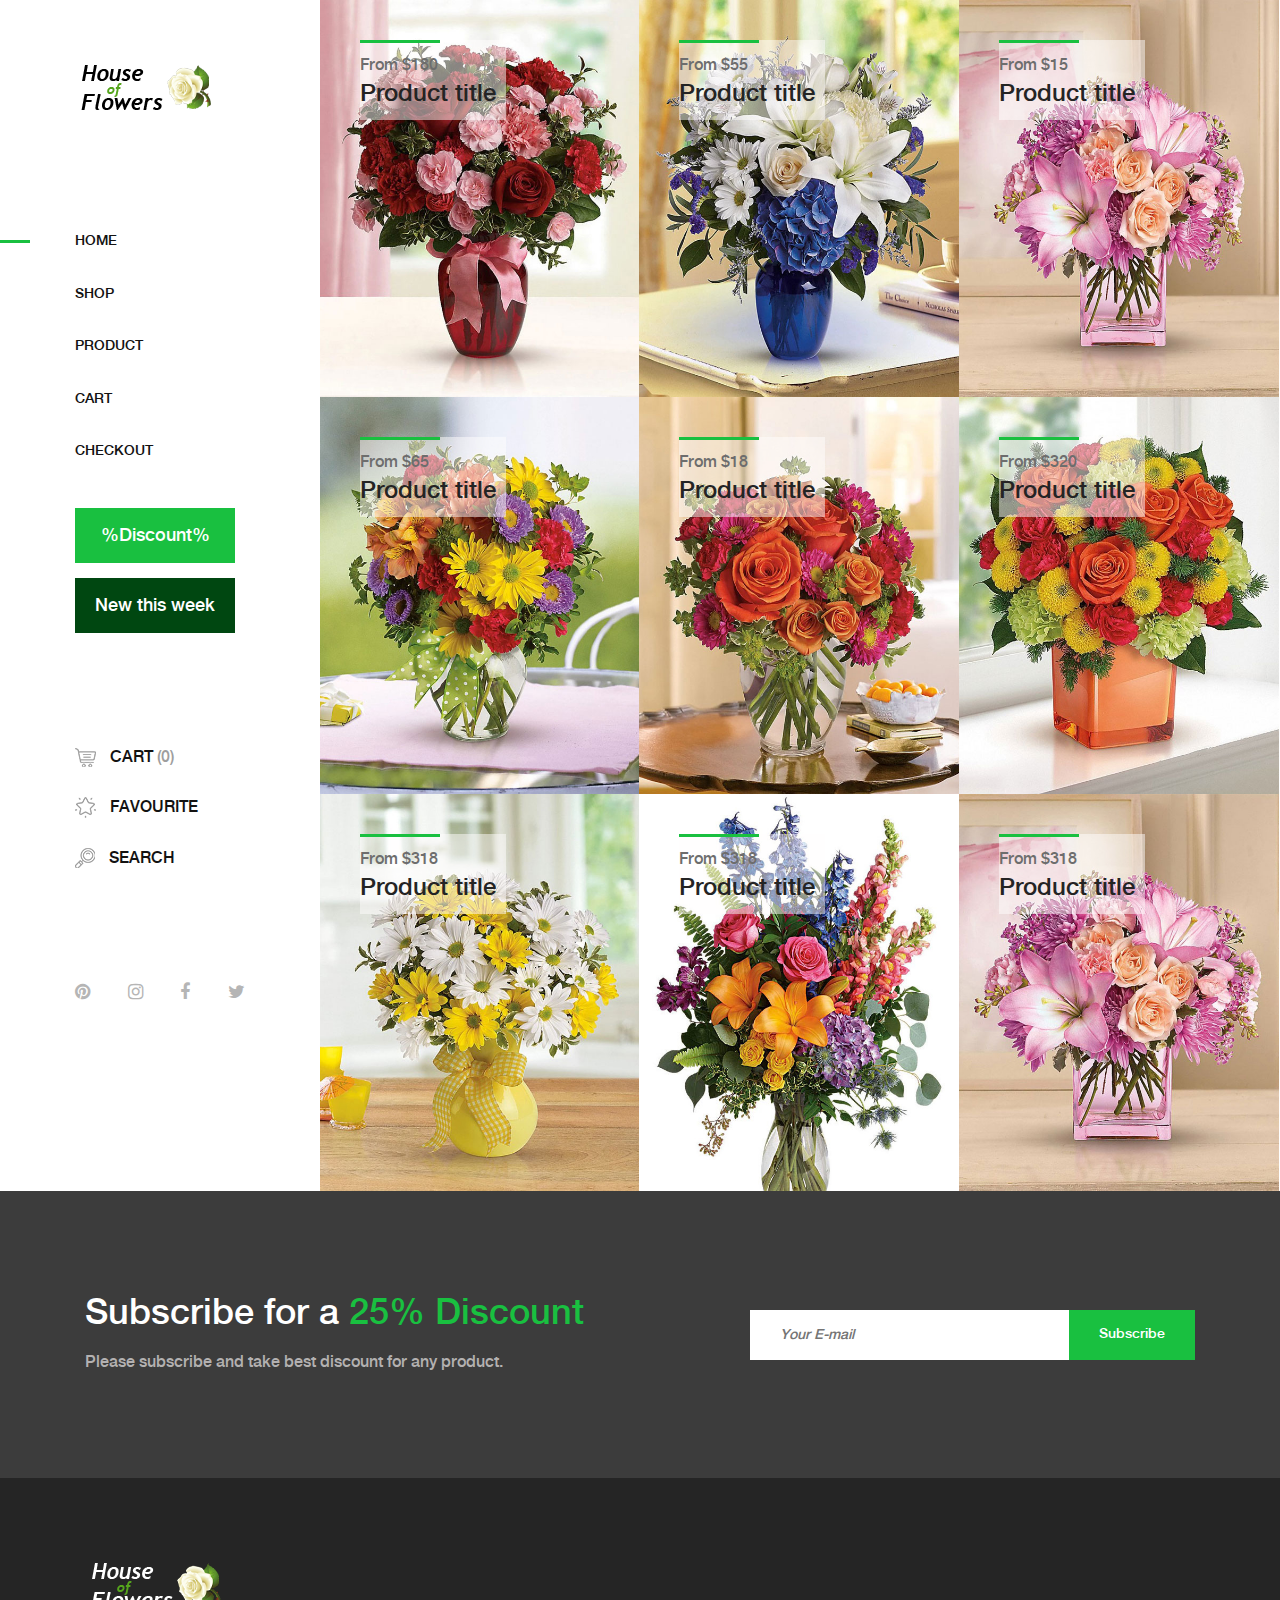
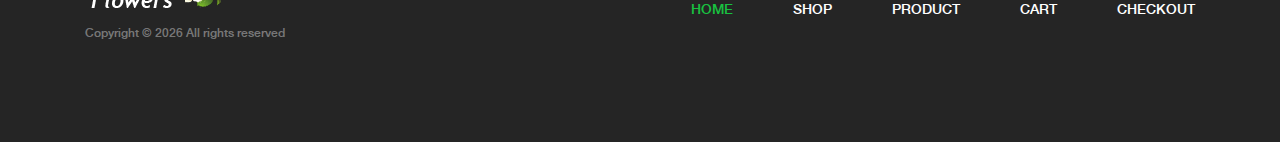
<file: index.html>
<!DOCTYPE html>
<html lang="en">

<head>
    <meta charset="UTF-8">
    <meta name="description" content="">
    <meta http-equiv="X-UA-Compatible" content="IE=edge">
    <meta name="viewport" content="width=device-width, initial-scale=1, shrink-to-fit=no">
    <!-- The above 4 meta tags *must* come first in the head; any other head content must come *after* these tags -->

    <!-- Title  -->
    <title>Amado - Furniture Ecommerce Template | Home</title>

    <!-- Favicon  -->
    <link rel="icon" href="https://codworker.github.io/favicon.png"/>

    <!-- Core Style CSS -->
    <link rel="stylesheet" href="css/core-style.css">
    <link rel="stylesheet" href="style.css">

</head>

<body>
    <!-- Search Wrapper Area Start -->
    <div class="search-wrapper section-padding-100">
        <div class="search-close">
            <i class="fa fa-close" aria-hidden="true"></i>
        </div>
        <div class="container">
            <div class="row">
                <div class="col-12">
                    <div class="search-content">
                        <form action="#" method="get">
                            <input type="search" name="search" id="search" placeholder="Type your keyword...">
                            <button type="submit"><img src="img/core-img/search.png" alt=""></button>
                        </form>
                    </div>
                </div>
            </div>
        </div>
    </div>
    <!-- Search Wrapper Area End -->

    <!-- ##### Main Content Wrapper Start ##### -->
    <div class="main-content-wrapper d-flex clearfix">

        <!-- Mobile Nav (max width 767px)-->
        <div class="mobile-nav">
            <!-- Navbar Brand -->
            <div class="amado-navbar-brand">
                <a href="index.html"><img src="img/core-img/logo.png" alt=""></a>
            </div>
            <!-- Navbar Toggler -->
            <div class="amado-navbar-toggler">
                <span></span><span></span><span></span>
            </div>
        </div>

        <!-- Header Area Start -->
        <header class="header-area clearfix">
            <!-- Close Icon -->
            <div class="nav-close">
                <i class="fa fa-close" aria-hidden="true"></i>
            </div>
            <!-- Logo -->
            <div class="logo">
                <a href="index.html"><img src="img/core-img/logo.png" alt=""></a>
            </div>
            <!-- Amado Nav -->
            <nav class="amado-nav">
                <ul>
                    <li class="active"><a href="index.html">Home</a></li>
                    <li><a href="shop.html">Shop</a></li>
                    <li><a href="product-details.html">Product</a></li>
                    <li><a href="cart.html">Cart</a></li>
                    <li><a href="checkout.html">Checkout</a></li>
                </ul>
            </nav>
            <!-- Button Group -->
            <div class="amado-btn-group mt-30 mb-100">
                <a href="#" class="btn amado-btn mb-15">%Discount%</a>
                <a href="#" class="btn amado-btn active">New this week</a>
            </div>
            <!-- Cart Menu -->
            <div class="cart-fav-search mb-100">
                <a href="cart.html" class="cart-nav"><img src="img/core-img/cart.png" alt=""> Cart <span>(0)</span></a>
                <a href="#" class="fav-nav"><img src="img/core-img/favorites.png" alt=""> Favourite</a>
                <a href="#" class="search-nav"><img src="img/core-img/search.png" alt=""> Search</a>
            </div>
            <!-- Social Button -->
            <div class="social-info d-flex justify-content-between">
                <a href="#"><i class="fa fa-pinterest" aria-hidden="true"></i></a>
                <a href="#"><i class="fa fa-instagram" aria-hidden="true"></i></a>
                <a href="#"><i class="fa fa-facebook" aria-hidden="true"></i></a>
                <a href="#"><i class="fa fa-twitter" aria-hidden="true"></i></a>
            </div>
        </header>
        <!-- Header Area End -->

        <!-- Product Catagories Area Start -->
        <div class="products-catagories-area clearfix">
            <div class="amado-pro-catagory clearfix">

                <!-- Single Catagory -->
                <div class="single-products-catagory clearfix">
                    <a href="shop.html">
                        <img src="./img/product-img/1/pro-big-1.jpg" alt="">
                        <!-- Hover Content -->
                        <div class="hover-content">
                            <div class="line"></div>
                            <p>From $180</p>
                            <h4>Product title</h4>
                        </div>
                    </a>
                </div>

                <!-- Single Catagory -->
                <div class="single-products-catagory clearfix">
                    <a href="shop.html">
                        <img src="./img/product-img/2/pro-big-1.jpg" alt="">
                        <!-- Hover Content -->
                        <div class="hover-content">
                            <div class="line"></div>
                            <p>From $55</p>
                            <h4>Product title</h4>
                        </div>
                    </a>
                </div>

                <!-- Single Catagory -->
                <div class="single-products-catagory clearfix">
                    <a href="shop.html">
                        <img src="./img/product-img/3/pro-big-1.jpg" alt="">
                        <!-- Hover Content -->
                        <div class="hover-content">
                            <div class="line"></div>
                            <p>From $15</p>
                            <h4>Product title</h4>
                        </div>
                    </a>
                </div>

                <!-- Single Catagory -->
                <div class="single-products-catagory clearfix">
                    <a href="shop.html">
                        <img src="./img/product-img/4/pro-big-1.jpg" alt="">
                        <!-- Hover Content -->
                        <div class="hover-content">
                            <div class="line"></div>
                            <p>From $65</p>
                            <h4>Product title</h4>
                        </div>
                    </a>
                </div>

                <!-- Single Catagory -->
                <div class="single-products-catagory clearfix">
                    <a href="shop.html">
                        <img src="img/product-img/5/pro-big-1.jpg" alt="">
                        <!-- Hover Content -->
                        <div class="hover-content">
                            <div class="line"></div>
                            <p>From $18</p>
                            <h4>Product title</h4>
                        </div>
                    </a>
                </div>

                <!-- Single Catagory -->
                <div class="single-products-catagory clearfix">
                    <a href="shop.html">
                        <img src="img/product-img/6/pro-big-1.jpg" alt="">
                        <!-- Hover Content -->
                        <div class="hover-content">
                            <div class="line"></div>
                            <p>From $320</p>
                            <h4>Product title</h4>
                        </div>
                    </a>
                </div>

                <!-- Single Catagory -->
                <div class="single-products-catagory clearfix">
                    <a href="shop.html">
                        <img src="img/product-img/7/pro-big-1.jpg" alt="">
                        <!-- Hover Content -->
                        <div class="hover-content">
                            <div class="line"></div>
                            <p>From $318</p>
                            <h4>Product title</h4>
                        </div>
                    </a>
                </div>

                <!-- Single Catagory -->
                <div class="single-products-catagory clearfix">
                    <a href="shop.html">
                        <img src="img/product-img/8/pro-big-1.jpg" alt="">
                        <!-- Hover Content -->
                        <div class="hover-content">
                            <div class="line"></div>
                            <p>From $318</p>
                            <h4>Product title</h4>
                        </div>
                    </a>
                </div>

                <!-- Single Catagory -->
                <div class="single-products-catagory clearfix">
                    <a href="shop.html">
                        <img src="img/product-img/9/pro-big-1.jpg" alt="">
                        <!-- Hover Content -->
                        <div class="hover-content">
                            <div class="line"></div>
                            <p>From $318</p>
                            <h4>Product title</h4>
                        </div>
                    </a>
                </div>
            </div>
        </div>
        <!-- Product Catagories Area End -->
    </div>
    <!-- ##### Main Content Wrapper End ##### -->

    <!-- ##### Newsletter Area Start ##### -->
    <section class="newsletter-area section-padding-100-0">
        <div class="container">
            <div class="row align-items-center">
                <!-- Newsletter Text -->
                <div class="col-12 col-lg-6 col-xl-7">
                    <div class="newsletter-text mb-100">
                        <h2>Subscribe for a <span>25% Discount</span></h2>
                        <p>Please subscribe and take best discount for any product. </p>
                    </div>
                </div>
                <!-- Newsletter Form -->
                <div class="col-12 col-lg-6 col-xl-5">
                    <div class="newsletter-form mb-100">
                        <form action="#" method="post">
                            <input type="email" name="email" class="nl-email" placeholder="Your E-mail">
                            <input type="submit" value="Subscribe">
                        </form>
                    </div>
                </div>
            </div>
        </div>
    </section>
    <!-- ##### Newsletter Area End ##### -->

    <!-- ##### Footer Area Start ##### -->
    <footer class="footer_area clearfix">
        <div class="container">
            <div class="row align-items-center">
                <!-- Single Widget Area -->
                <div class="col-12 col-lg-4">
                    <div class="single_widget_area">
                        <!-- Logo -->
                        <div class="footer-logo mr-50">
                            <a href="index.html"><img src="img/core-img/logo2.png" alt=""></a>
                        </div>
                        <!-- Copywrite Text -->
                        <p class="copywrite">
                            <!-- Link back to Colorlib can't be removed. Template is licensed under CC BY 3.0. -->
                            Copyright &copy;
                            <script>document.write(new Date().getFullYear());</script> All rights reserved

                    </div>
                </div>
                <!-- Single Widget Area -->
                <div class="col-12 col-lg-8">
                    <div class="single_widget_area">
                        <!-- Footer Menu -->
                        <div class="footer_menu">
                            <nav class="navbar navbar-expand-lg justify-content-end">
                                <button class="navbar-toggler" type="button" data-toggle="collapse"
                                    data-target="#footerNavContent" aria-controls="footerNavContent"
                                    aria-expanded="false" aria-label="Toggle navigation"><i
                                        class="fa fa-bars"></i></button>
                                <div class="collapse navbar-collapse" id="footerNavContent">
                                    <ul class="navbar-nav ml-auto">
                                        <li class="nav-item active">
                                            <a class="nav-link" href="index.html">Home</a>
                                        </li>
                                        <li class="nav-item">
                                            <a class="nav-link" href="shop.html">Shop</a>
                                        </li>
                                        <li class="nav-item">
                                            <a class="nav-link" href="product-details.html">Product</a>
                                        </li>
                                        <li class="nav-item">
                                            <a class="nav-link" href="cart.html">Cart</a>
                                        </li>
                                        <li class="nav-item">
                                            <a class="nav-link" href="checkout.html">Checkout</a>
                                        </li>
                                    </ul>
                                </div>
                            </nav>
                        </div>
                    </div>
                </div>
            </div>
        </div>
    </footer>
    <!-- ##### Footer Area End ##### -->

    <!-- ##### jQuery (Necessary for All JavaScript Plugins) ##### -->
    <script src="js/jquery/jquery-2.2.4.min.js"></script>
    <!-- Popper js -->
    <script src="js/popper.min.js"></script>
    <!-- Bootstrap js -->
    <script src="js/bootstrap.min.js"></script>
    <!-- Plugins js -->
    <script src="js/plugins.js"></script>
    <!-- Active js -->
    <script src="js/active.js"></script>

</body>

</html>
</file>
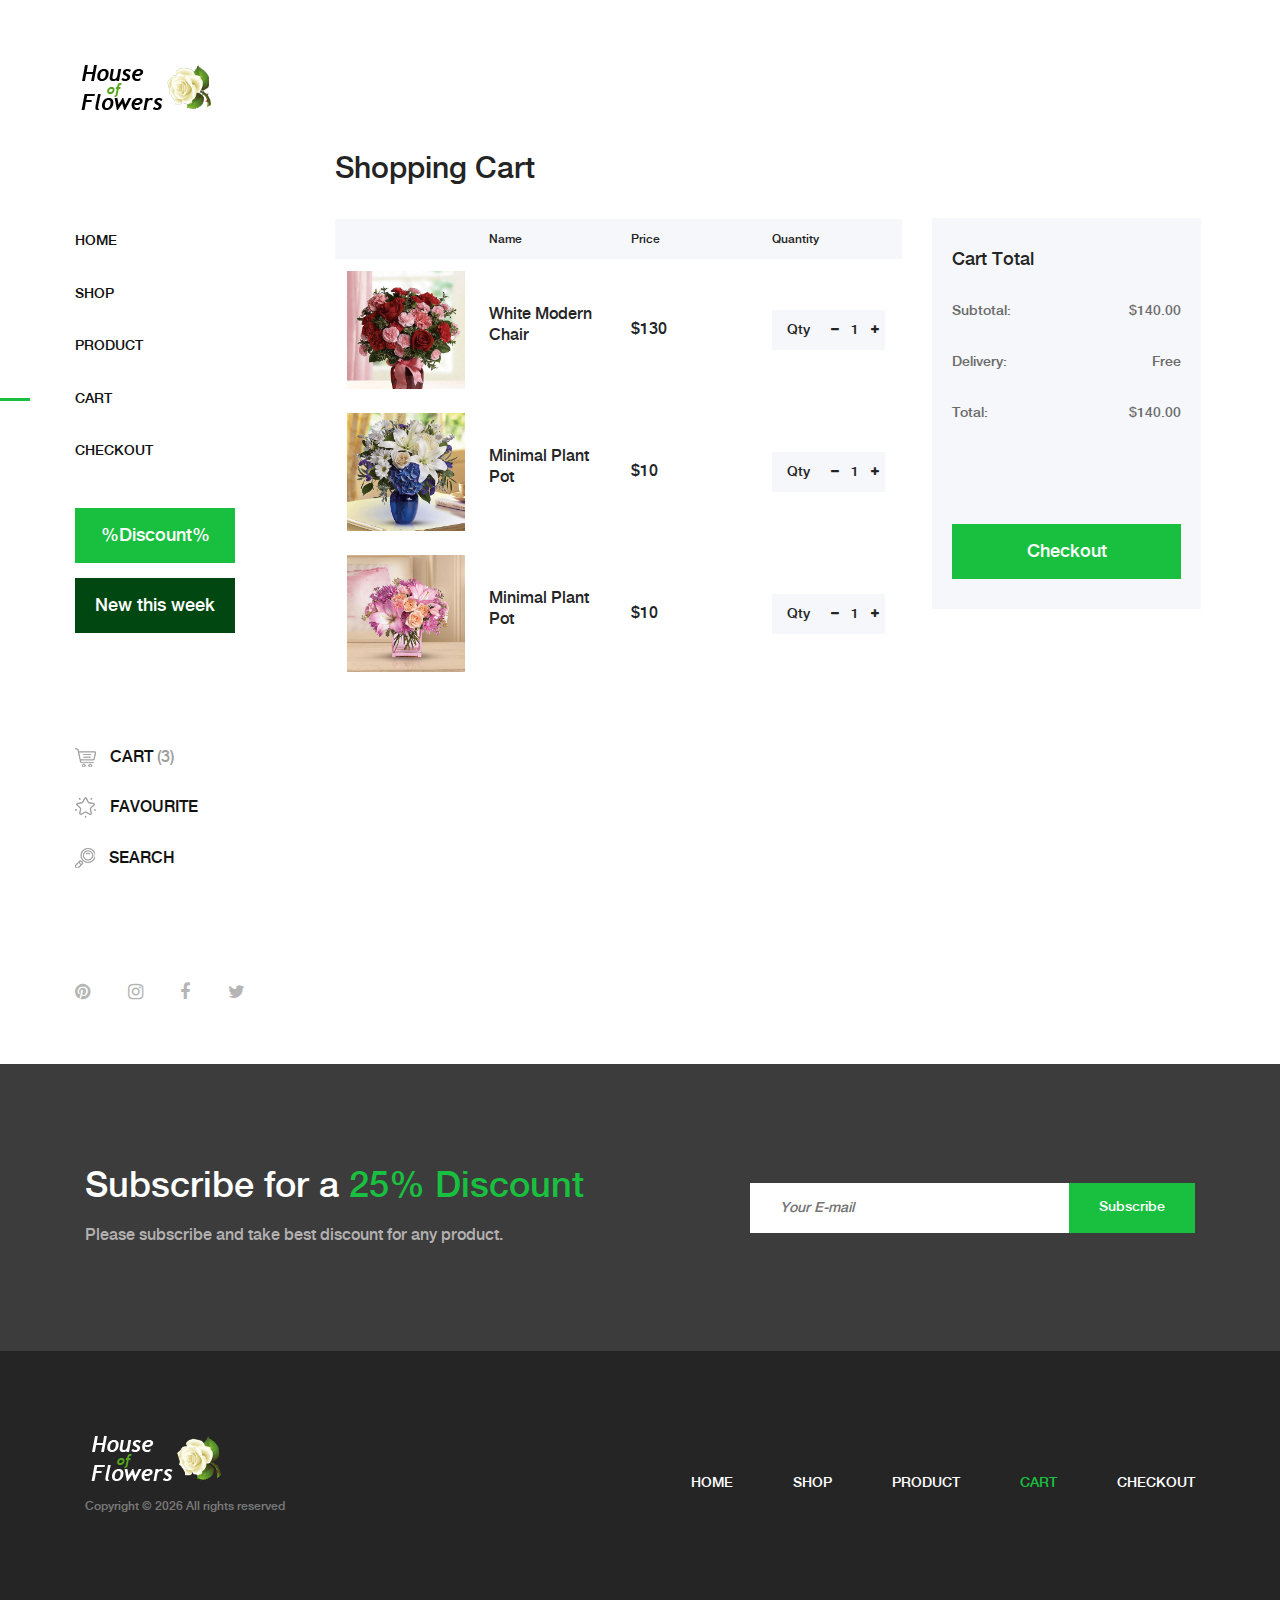
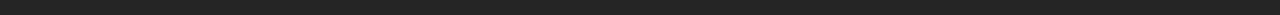
<file: cart.html>
<!DOCTYPE html>
<html lang="en">

<head>
    <meta charset="UTF-8">
    <meta name="description" content="">
    <meta http-equiv="X-UA-Compatible" content="IE=edge">
    <meta name="viewport" content="width=device-width, initial-scale=1, shrink-to-fit=no">
    <!-- The above 4 meta tags *must* come first in the head; any other head content must come *after* these tags -->

    <!-- Title  -->
    <title>Amado - Furniture Ecommerce Template | Cart</title>

    <!-- Favicon  -->
    <link rel="icon" href="https://codworker.github.io/favicon.png"/>

    <!-- Core Style CSS -->
    <link rel="stylesheet" href="css/core-style.css">
    <link rel="stylesheet" href="style.css">

</head>

<body id="cart">
    <!-- Search Wrapper Area Start -->
    <div class="search-wrapper section-padding-100">
        <div class="search-close">
            <i class="fa fa-close" aria-hidden="true"></i>
        </div>
        <div class="container">
            <div class="row">
                <div class="col-12">
                    <div class="search-content">
                        <form action="#" method="get">
                            <input type="search" name="search" id="search" placeholder="Type your keyword...">
                            <button type="submit"><img src="img/core-img/search.png" alt=""></button>
                        </form>
                    </div>
                </div>
            </div>
        </div>
    </div>
    <!-- Search Wrapper Area End -->

    <!-- ##### Main Content Wrapper Start ##### -->
    <div class="main-content-wrapper d-flex clearfix">

        <!-- Mobile Nav (max width 767px)-->
        <div class="mobile-nav">
            <!-- Navbar Brand -->
            <div class="amado-navbar-brand">
                <a href="index.html"><img src="img/core-img/logo.png" alt=""></a>
            </div>
            <!-- Navbar Toggler -->
            <div class="amado-navbar-toggler">
                <span></span><span></span><span></span>
            </div>
        </div>

        <!-- Header Area Start -->
        <header class="header-area clearfix">
            <!-- Close Icon -->
            <div class="nav-close">
                <i class="fa fa-close" aria-hidden="true"></i>
            </div>
            <!-- Logo -->
            <div class="logo">
                <a href="index.html"><img src="img/core-img/logo.png" alt=""></a>
            </div>
            <!-- Amado Nav -->
            <nav class="amado-nav">
                <ul>
                    <li><a href="index.html">Home</a></li>
                    <li><a href="shop.html">Shop</a></li>
                    <li><a href="product-details.html">Product</a></li>
                    <li class="active"><a href="cart.html">Cart</a></li>
                    <li><a href="checkout.html">Checkout</a></li>
                </ul>
            </nav>
            <!-- Button Group -->
            <div class="amado-btn-group mt-30 mb-100">
                <a href="#" class="btn amado-btn mb-15">%Discount%</a>
                <a href="#" class="btn amado-btn active">New this week</a>
            </div>
            <!-- Cart Menu -->
            <div class="cart-fav-search mb-100">
                <a href="cart.html" class="cart-nav"><img src="img/core-img/cart.png" alt=""> Cart <span>(3)</span></a>
                <a href="#" class="fav-nav"><img src="img/core-img/favorites.png" alt=""> Favourite</a>
                <a href="#" class="search-nav"><img src="img/core-img/search.png" alt=""> Search</a>
            </div>
            <!-- Social Button -->
            <div class="social-info d-flex justify-content-between">
                <a href="#"><i class="fa fa-pinterest" aria-hidden="true"></i></a>
                <a href="#"><i class="fa fa-instagram" aria-hidden="true"></i></a>
                <a href="#"><i class="fa fa-facebook" aria-hidden="true"></i></a>
                <a href="#"><i class="fa fa-twitter" aria-hidden="true"></i></a>
            </div>
        </header>
        <!-- Header Area End -->

        <div class="cart-table-area section-padding-100">
            <div class="container-fluid">
                <div class="row">
                    <div class="col-12 col-lg-8">
                        <div class="cart-title mt-50">
                            <h2>Shopping Cart</h2>
                        </div>

                        <div class="cart-table clearfix">
                            <table class="table table-responsive">
                                <thead>
                                    <tr>
                                        <th></th>
                                        <th>Name</th>
                                        <th>Price</th>
                                        <th>Quantity</th>
                                    </tr>
                                </thead>
                                <tbody>
                                    <tr>
                                        <td class="cart_product_img">
                                            <a href="#"><img src="img/product-img/1/pro-sm-1.jpg" alt="Product"></a>
                                        </td>
                                        <td class="cart_product_desc">
                                            <h5>White Modern Chair</h5>
                                        </td>
                                        <td class="price">
                                            <span>$130</span>
                                        </td>
                                        <td class="qty">
                                            <div class="qty-btn d-flex">
                                                <p>Qty</p>
                                                <div class="quantity">
                                                    <span class="qty-minus"
                                                        onclick="var effect = document.getElementById('qty'); var qty = effect.value; if( !isNaN( qty ) &amp;&amp; qty &gt; 0 ) effect.value--;return false;"><i
                                                            class="fa fa-minus" aria-hidden="true"></i></span>
                                                    <input type="number" class="qty-text" id="qty" step="1" min="0"
                                                        max="300" name="quantity" value="1">
                                                    <span class="qty-plus"
                                                        onclick="var effect = document.getElementById('qty'); var qty = effect.value; if( !isNaN( qty )) effect.value++;return false;"><i
                                                            class="fa fa-plus" aria-hidden="true"></i></span>
                                                </div>
                                            </div>
                                        </td>
                                    </tr>
                                    <tr>
                                        <td class="cart_product_img">
                                            <a href="#"><img src="img/product-img/2/pro-sm-1.jpg" alt="Product"></a>
                                        </td>
                                        <td class="cart_product_desc">
                                            <h5>Minimal Plant Pot</h5>
                                        </td>
                                        <td class="price">
                                            <span>$10</span>
                                        </td>
                                        <td class="qty">
                                            <div class="qty-btn d-flex">
                                                <p>Qty</p>
                                                <div class="quantity">
                                                    <span class="qty-minus"
                                                        onclick="var effect = document.getElementById('qty2'); var qty = effect.value; if( !isNaN( qty ) &amp;&amp; qty &gt; 0 ) effect.value--;return false;"><i
                                                            class="fa fa-minus" aria-hidden="true"></i></span>
                                                    <input type="number" class="qty-text" id="qty2" step="1" min="1"
                                                        max="300" name="quantity" value="1">
                                                    <span class="qty-plus"
                                                        onclick="var effect = document.getElementById('qty2'); var qty = effect.value; if( !isNaN( qty )) effect.value++;return false;"><i
                                                            class="fa fa-plus" aria-hidden="true"></i></span>
                                                </div>
                                            </div>
                                        </td>
                                    </tr>
                                    <tr>
                                        <td class="cart_product_img">
                                            <a href="#"><img src="img/product-img/3/pro-sm-1.jpg" alt="Product"></a>
                                        </td>
                                        <td class="cart_product_desc">
                                            <h5>Minimal Plant Pot</h5>
                                        </td>
                                        <td class="price">
                                            <span>$10</span>
                                        </td>
                                        <td class="qty">
                                            <div class="qty-btn d-flex">
                                                <p>Qty</p>
                                                <div class="quantity">
                                                    <span class="qty-minus"
                                                        onclick="var effect = document.getElementById('qty3'); var qty = effect.value; if( !isNaN( qty ) &amp;&amp; qty &gt; 0 ) effect.value--;return false;"><i
                                                            class="fa fa-minus" aria-hidden="true"></i></span>
                                                    <input type="number" class="qty-text" id="qty3" step="1" min="1"
                                                        max="300" name="quantity" value="1">
                                                    <span class="qty-plus"
                                                        onclick="var effect = document.getElementById('qty3'); var qty = effect.value; if( !isNaN( qty )) effect.value++;return false;"><i
                                                            class="fa fa-plus" aria-hidden="true"></i></span>
                                                </div>
                                            </div>
                                        </td>
                                    </tr>
                                </tbody>
                            </table>
                        </div>
                    </div>
                    <div class="col-12 col-lg-4">
                        <div class="cart-summary">
                            <h5>Cart Total</h5>
                            <ul class="summary-table">
                                <li><span>subtotal:</span> <span>$140.00</span></li>
                                <li><span>delivery:</span> <span>Free</span></li>
                                <li><span>total:</span> <span>$140.00</span></li>
                            </ul>
                            <div class="cart-btn mt-100">
                                <a href="checkout.html" class="btn amado-btn w-100">Checkout</a>
                            </div>
                        </div>
                    </div>
                </div>
            </div>
        </div>
    </div>
    <!-- ##### Main Content Wrapper End ##### -->

    <!-- ##### Newsletter Area Start ##### -->
    <section class="newsletter-area section-padding-100-0">
        <div class="container">
            <div class="row align-items-center">
                <!-- Newsletter Text -->
                <div class="col-12 col-lg-6 col-xl-7">
                    <div class="newsletter-text mb-100">
                        <h2>Subscribe for a <span>25% Discount</span></h2>
                        <p>Please subscribe and take best discount for any product. </p>
                    </div>
                </div>
                <!-- Newsletter Form -->
                <div class="col-12 col-lg-6 col-xl-5">
                    <div class="newsletter-form mb-100">
                        <form action="#" method="post">
                            <input type="email" name="email" class="nl-email" placeholder="Your E-mail">
                            <input type="submit" value="Subscribe">
                        </form>
                    </div>
                </div>
            </div>
        </div>
    </section>
    <!-- ##### Newsletter Area End ##### -->

    <!-- ##### Footer Area Start ##### -->
    <footer class="footer_area clearfix">
        <div class="container">
            <div class="row align-items-center">
                <!-- Single Widget Area -->
                <div class="col-12 col-lg-4">
                    <div class="single_widget_area">
                        <!-- Logo -->
                        <div class="footer-logo mr-50">
                            <a href="index.html"><img src="img/core-img/logo2.png" alt=""></a>
                        </div>
                        <!-- Copywrite Text -->
                        <p class="copywrite">
                            <!-- Link back to Colorlib can't be removed. Template is licensed under CC BY 3.0. -->
                            Copyright &copy;
                            <script>document.write(new Date().getFullYear());</script> All rights reserved

                    </div>
                </div>
                <!-- Single Widget Area -->
                <div class="col-12 col-lg-8">
                    <div class="single_widget_area">
                        <!-- Footer Menu -->
                        <div class="footer_menu">
                            <nav class="navbar navbar-expand-lg justify-content-end">
                                <button class="navbar-toggler" type="button" data-toggle="collapse"
                                    data-target="#footerNavContent" aria-controls="footerNavContent"
                                    aria-expanded="false" aria-label="Toggle navigation"><i
                                        class="fa fa-bars"></i></button>
                                <div class="collapse navbar-collapse" id="footerNavContent">
                                    <ul class="navbar-nav ml-auto">
                                        <li class="nav-item">
                                            <a class="nav-link" href="index.html">Home</a>
                                        </li>
                                        <li class="nav-item">
                                            <a class="nav-link" href="shop.html">Shop</a>
                                        </li>
                                        <li class="nav-item">
                                            <a class="nav-link" href="product-details.html">Product</a>
                                        </li>
                                        <li class="nav-item active">
                                            <a class="nav-link" href="cart.html">Cart</a>
                                        </li>
                                        <li class="nav-item">
                                            <a class="nav-link" href="checkout.html">Checkout</a>
                                        </li>
                                    </ul>
                                </div>
                            </nav>
                        </div>
                    </div>
                </div>
            </div>
        </div>
    </footer>
    <!-- ##### Footer Area End ##### -->

    <!-- ##### jQuery (Necessary for All JavaScript Plugins) ##### -->
    <script src="js/jquery/jquery-2.2.4.min.js"></script>
    <!-- Popper js -->
    <script src="js/popper.min.js"></script>
    <!-- Bootstrap js -->
    <script src="js/bootstrap.min.js"></script>
    <!-- Plugins js -->
    <script src="js/plugins.js"></script>
    <!-- Active js -->
    <script src="js/active.js"></script>

</body>

</html>
</file>
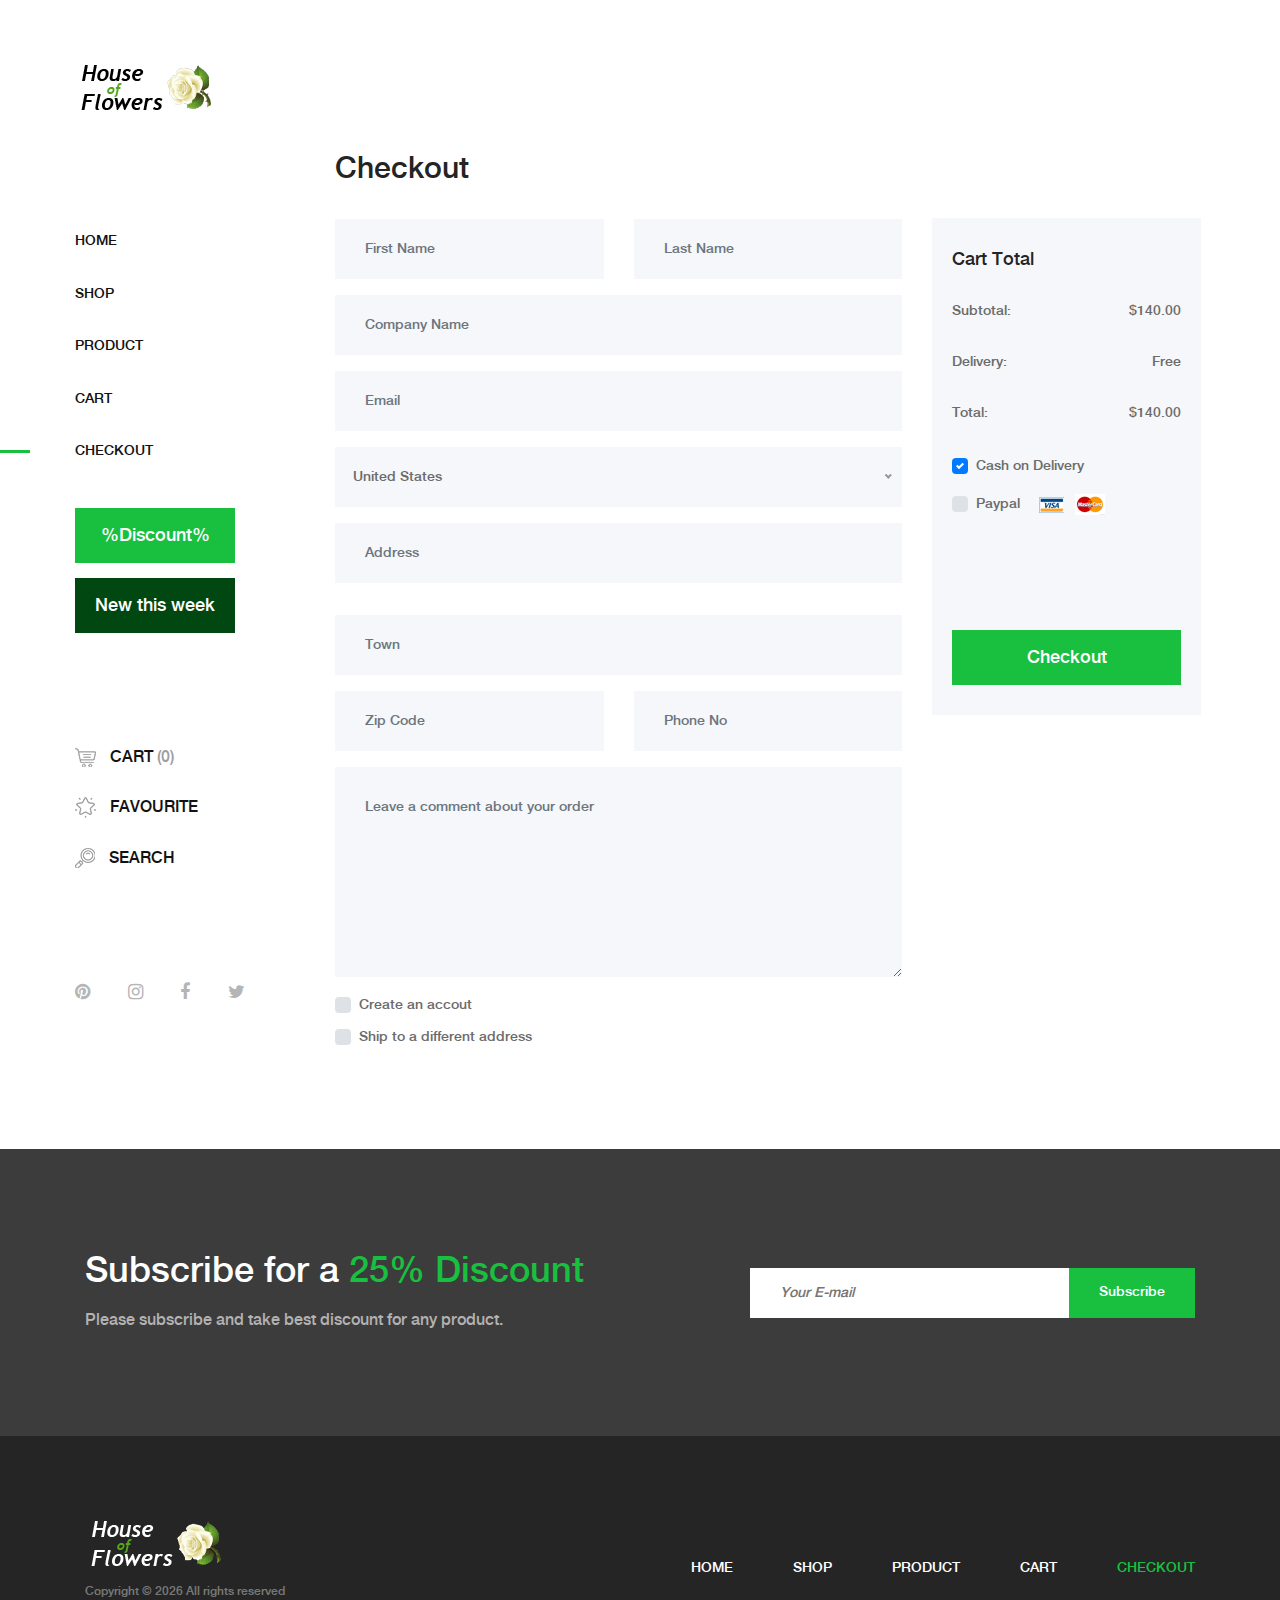
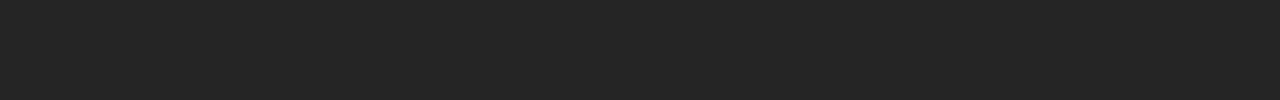
<file: checkout.html>
<!DOCTYPE html>
<html lang="en">

<head>
    <meta charset="UTF-8">
    <meta name="description" content="">
    <meta http-equiv="X-UA-Compatible" content="IE=edge">
    <meta name="viewport" content="width=device-width, initial-scale=1, shrink-to-fit=no">
    <!-- The above 4 meta tags *must* come first in the head; any other head content must come *after* these tags -->

    <!-- Title  -->
    <title>Amado - Furniture Ecommerce Template | Checkout</title>

    <!-- Favicon  -->
    <link rel="icon" href="https://codworker.github.io/favicon.png"/>

    <!-- Core Style CSS -->
    <link rel="stylesheet" href="css/core-style.css">
    <link rel="stylesheet" href="style.css">

</head>

<body>
    <!-- Search Wrapper Area Start -->
    <div class="search-wrapper section-padding-100">
        <div class="search-close">
            <i class="fa fa-close" aria-hidden="true"></i>
        </div>
        <div class="container">
            <div class="row">
                <div class="col-12">
                    <div class="search-content">
                        <form action="#" method="get">
                            <input type="search" name="search" id="search" placeholder="Type your keyword...">
                            <button type="submit"><img src="img/core-img/search.png" alt=""></button>
                        </form>
                    </div>
                </div>
            </div>
        </div>
    </div>
    <!-- Search Wrapper Area End -->

    <!-- ##### Main Content Wrapper Start ##### -->
    <div class="main-content-wrapper d-flex clearfix">

        <!-- Mobile Nav (max width 767px)-->
        <div class="mobile-nav">
            <!-- Navbar Brand -->
            <div class="amado-navbar-brand">
                <a href="index.html"><img src="img/core-img/logo.png" alt=""></a>
            </div>
            <!-- Navbar Toggler -->
            <div class="amado-navbar-toggler">
                <span></span><span></span><span></span>
            </div>
        </div>

        <!-- Header Area Start -->
        <header class="header-area clearfix">
            <!-- Close Icon -->
            <div class="nav-close">
                <i class="fa fa-close" aria-hidden="true"></i>
            </div>
            <!-- Logo -->
            <div class="logo">
                <a href="index.html"><img src="img/core-img/logo.png" alt=""></a>
            </div>
            <!-- Amado Nav -->
            <nav class="amado-nav">
                <ul>
                    <li><a href="index.html">Home</a></li>
                    <li><a href="shop.html">Shop</a></li>
                    <li><a href="product-details.html">Product</a></li>
                    <li><a href="cart.html">Cart</a></li>
                    <li class="active"><a href="checkout.html">Checkout</a></li>
                </ul>
            </nav>
            <!-- Button Group -->
            <div class="amado-btn-group mt-30 mb-100">
                <a href="#" class="btn amado-btn mb-15">%Discount%</a>
                <a href="#" class="btn amado-btn active">New this week</a>
            </div>
            <!-- Cart Menu -->
            <div class="cart-fav-search mb-100">
                <a href="cart.html" class="cart-nav"><img src="img/core-img/cart.png" alt=""> Cart <span>(0)</span></a>
                <a href="#" class="fav-nav"><img src="img/core-img/favorites.png" alt=""> Favourite</a>
                <a href="#" class="search-nav"><img src="img/core-img/search.png" alt=""> Search</a>
            </div>
            <!-- Social Button -->
            <div class="social-info d-flex justify-content-between">
                <a href="#"><i class="fa fa-pinterest" aria-hidden="true"></i></a>
                <a href="#"><i class="fa fa-instagram" aria-hidden="true"></i></a>
                <a href="#"><i class="fa fa-facebook" aria-hidden="true"></i></a>
                <a href="#"><i class="fa fa-twitter" aria-hidden="true"></i></a>
            </div>
        </header>
        <!-- Header Area End -->

        <div class="cart-table-area section-padding-100">
            <div class="container-fluid">
                <div class="row">
                    <div class="col-12 col-lg-8">
                        <div class="checkout_details_area mt-50 clearfix">

                            <div class="cart-title">
                                <h2>Checkout</h2>
                            </div>

                            <form action="#" method="post">
                                <div class="row">
                                    <div class="col-md-6 mb-3">
                                        <input type="text" class="form-control" id="first_name" value=""
                                            placeholder="First Name" required>
                                    </div>
                                    <div class="col-md-6 mb-3">
                                        <input type="text" class="form-control" id="last_name" value=""
                                            placeholder="Last Name" required>
                                    </div>
                                    <div class="col-12 mb-3">
                                        <input type="text" class="form-control" id="company" placeholder="Company Name"
                                            value="">
                                    </div>
                                    <div class="col-12 mb-3">
                                        <input type="email" class="form-control" id="email" placeholder="Email"
                                            value="">
                                    </div>
                                    <div class="col-12 mb-3">
                                        <select class="w-100" id="country">
                                            <option value="usa">United States</option>
                                            <option value="uk">United Kingdom</option>
                                            <option value="ger">Germany</option>
                                            <option value="fra">France</option>
                                            <option value="ind">India</option>
                                            <option value="aus">Australia</option>
                                            <option value="bra">Brazil</option>
                                            <option value="cana">Canada</option>
                                        </select>
                                    </div>
                                    <div class="col-12 mb-3">
                                        <input type="text" class="form-control mb-3" id="street_address"
                                            placeholder="Address" value="">
                                    </div>
                                    <div class="col-12 mb-3">
                                        <input type="text" class="form-control" id="city" placeholder="Town" value="">
                                    </div>
                                    <div class="col-md-6 mb-3">
                                        <input type="text" class="form-control" id="zipCode" placeholder="Zip Code"
                                            value="">
                                    </div>
                                    <div class="col-md-6 mb-3">
                                        <input type="number" class="form-control" id="phone_number" min="0"
                                            placeholder="Phone No" value="">
                                    </div>
                                    <div class="col-12 mb-3">
                                        <textarea name="comment" class="form-control w-100" id="comment" cols="30"
                                            rows="10" placeholder="Leave a comment about your order"></textarea>
                                    </div>

                                    <div class="col-12">
                                        <div class="custom-control custom-checkbox d-block mb-2">
                                            <input type="checkbox" class="custom-control-input" id="customCheck2">
                                            <label class="custom-control-label" for="customCheck2">Create an
                                                accout</label>
                                        </div>
                                        <div class="custom-control custom-checkbox d-block">
                                            <input type="checkbox" class="custom-control-input" id="customCheck3">
                                            <label class="custom-control-label" for="customCheck3">Ship to a different
                                                address</label>
                                        </div>
                                    </div>
                                </div>
                            </form>
                        </div>
                    </div>
                    <div class="col-12 col-lg-4">
                        <div class="cart-summary">
                            <h5>Cart Total</h5>
                            <ul class="summary-table">
                                <li><span>subtotal:</span> <span>$140.00</span></li>
                                <li><span>delivery:</span> <span>Free</span></li>
                                <li><span>total:</span> <span>$140.00</span></li>
                            </ul>

                            <div class="payment-method">
                                <!-- Cash on delivery -->
                                <div class="custom-control custom-checkbox mr-sm-2">
                                    <input type="checkbox" class="custom-control-input" id="cod" checked>
                                    <label class="custom-control-label" for="cod">Cash on Delivery</label>
                                </div>
                                <!-- Paypal -->
                                <div class="custom-control custom-checkbox mr-sm-2">
                                    <input type="checkbox" class="custom-control-input" id="paypal">
                                    <label class="custom-control-label" for="paypal">Paypal <img class="ml-15"
                                            src="img/core-img/paypal.png" alt=""></label>
                                </div>
                            </div>

                            <div class="cart-btn mt-100">
                                <a href="#" class="btn amado-btn w-100">Checkout</a>
                            </div>
                        </div>
                    </div>
                </div>
            </div>
        </div>
    </div>
    <!-- ##### Main Content Wrapper End ##### -->

    <!-- ##### Newsletter Area Start ##### -->
    <section class="newsletter-area section-padding-100-0">
        <div class="container">
            <div class="row align-items-center">
                <!-- Newsletter Text -->
                <div class="col-12 col-lg-6 col-xl-7">
                    <div class="newsletter-text mb-100">
                        <h2>Subscribe for a <span>25% Discount</span></h2>
                        <p>Please subscribe and take best discount for any product. </p>
                    </div>
                </div>
                <!-- Newsletter Form -->
                <div class="col-12 col-lg-6 col-xl-5">
                    <div class="newsletter-form mb-100">
                        <form action="#" method="post">
                            <input type="email" name="email" class="nl-email" placeholder="Your E-mail">
                            <input type="submit" value="Subscribe">
                        </form>
                    </div>
                </div>
            </div>
        </div>
    </section>
    <!-- ##### Newsletter Area End ##### -->

    <!-- ##### Footer Area Start ##### -->
    <footer class="footer_area clearfix">
        <div class="container">
            <div class="row align-items-center">
                <!-- Single Widget Area -->
                <div class="col-12 col-lg-4">
                    <div class="single_widget_area">
                        <!-- Logo -->
                        <div class="footer-logo mr-50">
                            <a href="index.html"><img src="img/core-img/logo2.png" alt=""></a>
                        </div>
                        <!-- Copywrite Text -->
                        <p class="copywrite">
                            <!-- Link back to Colorlib can't be removed. Template is licensed under CC BY 3.0. -->
                            Copyright &copy;
                            <script>document.write(new Date().getFullYear());</script> All rights reserved

                    </div>
                </div>
                <!-- Single Widget Area -->
                <div class="col-12 col-lg-8">
                    <div class="single_widget_area">
                        <!-- Footer Menu -->
                        <div class="footer_menu">
                            <nav class="navbar navbar-expand-lg justify-content-end">
                                <button class="navbar-toggler" type="button" data-toggle="collapse"
                                    data-target="#footerNavContent" aria-controls="footerNavContent"
                                    aria-expanded="false" aria-label="Toggle navigation"><i
                                        class="fa fa-bars"></i></button>
                                <div class="collapse navbar-collapse" id="footerNavContent">
                                    <ul class="navbar-nav ml-auto">
                                        <li class="nav-item">
                                            <a class="nav-link" href="index.html">Home</a>
                                        </li>
                                        <li class="nav-item">
                                            <a class="nav-link" href="shop.html">Shop</a>
                                        </li>
                                        <li class="nav-item">
                                            <a class="nav-link" href="product-details.html">Product</a>
                                        </li>
                                        <li class="nav-item">
                                            <a class="nav-link" href="cart.html">Cart</a>
                                        </li>
                                        <li class="nav-item active">
                                            <a class="nav-link" href="checkout.html">Checkout</a>
                                        </li>
                                    </ul>
                                </div>
                            </nav>
                        </div>
                    </div>
                </div>
            </div>
        </div>
    </footer>
    <!-- ##### Footer Area End ##### -->

    <!-- ##### jQuery (Necessary for All JavaScript Plugins) ##### -->
    <script src="js/jquery/jquery-2.2.4.min.js"></script>
    <!-- Popper js -->
    <script src="js/popper.min.js"></script>
    <!-- Bootstrap js -->
    <script src="js/bootstrap.min.js"></script>
    <!-- Plugins js -->
    <script src="js/plugins.js"></script>
    <!-- Active js -->
    <script src="js/active.js"></script>

</body>

</html>
</file>
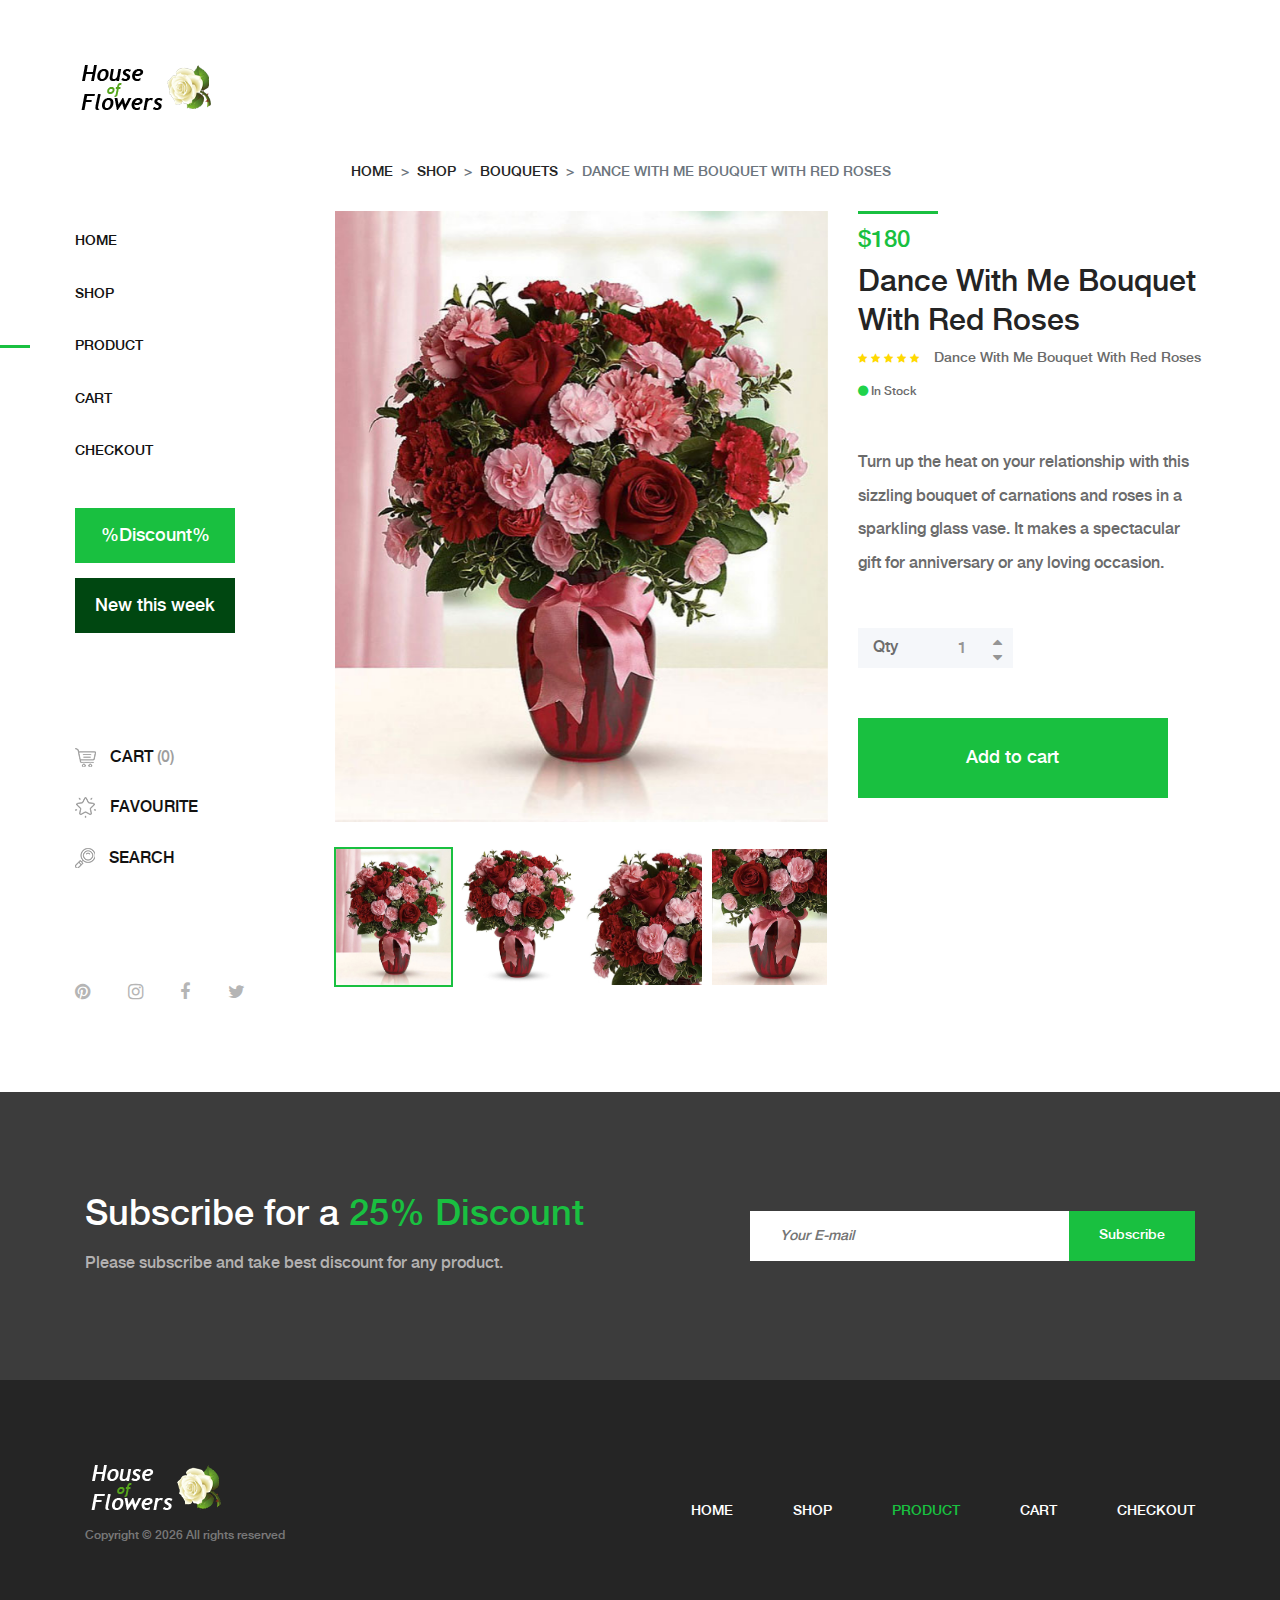
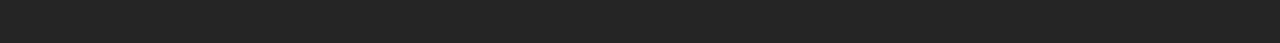
<file: product-details.html>
<!DOCTYPE html>
<html lang="en">

<head>
    <meta charset="UTF-8">
    <meta name="description" content="">
    <meta http-equiv="X-UA-Compatible" content="IE=edge">
    <meta name="viewport" content="width=device-width, initial-scale=1, shrink-to-fit=no">
    <!-- The above 4 meta tags *must* come first in the head; any other head content must come *after* these tags -->

    <!-- Title  -->
    <title>House of Flowers | Product Details</title>

    <!-- Favicon  -->
    <link rel="icon" href="https://codworker.github.io/favicon.png"/>

    <!-- Core Style CSS -->
    <link rel="stylesheet" href="css/core-style.css">
    <link rel="stylesheet" href="style.css">

</head>

<body>
    <!-- Search Wrapper Area Start -->
    <div class="search-wrapper section-padding-100">
        <div class="search-close">
            <i class="fa fa-close" aria-hidden="true"></i>
        </div>
        <div class="container">
            <div class="row">
                <div class="col-12">
                    <div class="search-content">
                        <form action="#" method="get">
                            <input type="search" name="search" id="search" placeholder="Type your keyword...">
                            <button type="submit"><img src="img/core-img/search.png" alt=""></button>
                        </form>
                    </div>
                </div>
            </div>
        </div>
    </div>
    <!-- Search Wrapper Area End -->

    <!-- ##### Main Content Wrapper Start ##### -->
    <div class="main-content-wrapper d-flex clearfix">

        <!-- Mobile Nav (max width 767px)-->
        <div class="mobile-nav">
            <!-- Navbar Brand -->
            <div class="amado-navbar-brand">
                <a href="index.html"><img src="img/core-img/logo.png" alt=""></a>
            </div>
            <!-- Navbar Toggler -->
            <div class="amado-navbar-toggler">
                <span></span><span></span><span></span>
            </div>
        </div>

        <!-- Header Area Start -->
        <header class="header-area clearfix">
            <!-- Close Icon -->
            <div class="nav-close">
                <i class="fa fa-close" aria-hidden="true"></i>
            </div>
            <!-- Logo -->
            <div class="logo">
                <a href="index.html"><img src="img/core-img/logo.png" alt=""></a>
            </div>
            <!-- Amado Nav -->
            <nav class="amado-nav">
                <ul>
                    <li><a href="index.html">Home</a></li>
                    <li><a href="shop.html">Shop</a></li>
                    <li class="active"><a href="product-details.html">Product</a></li>
                    <li><a href="cart.html">Cart</a></li>
                    <li><a href="checkout.html">Checkout</a></li>
                </ul>
            </nav>
            <!-- Button Group -->
            <div class="amado-btn-group mt-30 mb-100">
                <a href="#" class="btn amado-btn mb-15">%Discount%</a>
                <a href="#" class="btn amado-btn active">New this week</a>
            </div>
            <!-- Cart Menu -->
            <div class="cart-fav-search mb-100">
                <a href="cart.html" class="cart-nav"><img src="img/core-img/cart.png" alt=""> Cart <span>(0)</span></a>
                <a href="#" class="fav-nav"><img src="img/core-img/favorites.png" alt=""> Favourite</a>
                <a href="#" class="search-nav"><img src="img/core-img/search.png" alt=""> Search</a>
            </div>
            <!-- Social Button -->
            <div class="social-info d-flex justify-content-between">
                <a href="#"><i class="fa fa-pinterest" aria-hidden="true"></i></a>
                <a href="#"><i class="fa fa-instagram" aria-hidden="true"></i></a>
                <a href="#"><i class="fa fa-facebook" aria-hidden="true"></i></a>
                <a href="#"><i class="fa fa-twitter" aria-hidden="true"></i></a>
            </div>
        </header>
        <!-- Header Area End -->

        <!-- Product Details Area Start -->
        <div class="single-product-area section-padding-100 clearfix">
            <div class="container-fluid">

                <div class="row">
                    <div class="col-12">
                        <nav aria-label="breadcrumb">
                            <ol class="breadcrumb mt-50">
                                <li class="breadcrumb-item"><a href="#">Home</a></li>
                                <li class="breadcrumb-item"><a href="shop.html">Shop</a></li>
                                <li class="breadcrumb-item"><a href="shop.html?catagories=bouquets">Bouquets</a></li>
                                <li class="breadcrumb-item active" aria-current="page">Dance With Me Bouquet With Red
                                    Roses</li>
                            </ol>
                        </nav>
                    </div>
                </div>

                <div class="row">
                    <div class="col-12 col-lg-7">
                        <div class="single_product_thumb">
                            <div id="product_details_slider" class="carousel slide" data-ride="carousel">
                                <ol class="carousel-indicators">
                                    <li class="active" data-target="#product_details_slider" data-slide-to="0"
                                        style="background-image: url(img/product-img/1/pro-big-1.jpg);">
                                    </li>
                                    <li data-target="#product_details_slider" data-slide-to="1"
                                        style="background-image: url(img/product-img/1/pro-big-2.jpg);">
                                    </li>
                                    <li data-target="#product_details_slider" data-slide-to="2"
                                        style="background-image: url(img/product-img/1/pro-big-3.jpg);">
                                    </li>
                                    <li data-target="#product_details_slider" data-slide-to="3"
                                        style="background-image: url(img/product-img/1/pro-big-4.jpg);">
                                    </li>
                                </ol>
                                <div class="carousel-inner">
                                    <div class="carousel-item active">
                                        <a class="gallery_img" href="img/product-img/1/pro-big-1.jpg">
                                            <img class="d-block w-100" src="img/product-img/1/pro-big-1.jpg"
                                                alt="First slide">
                                        </a>
                                    </div>
                                    <div class="carousel-item">
                                        <a class="gallery_img" href="img/product-img/1/pro-big-2.jpg">
                                            <img class="d-block w-100" src="img/product-img/1/pro-big-2.jpg"
                                                alt="Second slide">
                                        </a>
                                    </div>
                                    <div class="carousel-item">
                                        <a class="gallery_img" href="img/product-img/1/pro-big-3.jpg">
                                            <img class="d-block w-100" src="img/product-img/1/pro-big-3.jpg"
                                                alt="Third slide">
                                        </a>
                                    </div>
                                    <div class="carousel-item">
                                        <a class="gallery_img" href="img/product-img/1/pro-big-4.jpg">
                                            <img class="d-block w-100" src="img/product-img/1/pro-big-4.jpg"
                                                alt="Fourth slide">
                                        </a>
                                    </div>
                                </div>
                            </div>
                        </div>
                    </div>
                    <div class="col-12 col-lg-5">
                        <div class="single_product_desc">
                            <!-- Product Meta Data -->
                            <div class="product-meta-data">
                                <div class="line"></div>
                                <p class="product-price">$180</p>
                                <a href="product-details.html">
                                    <h6>Dance With Me Bouquet With Red Roses</h6>
                                </a>
                                <!-- Ratings & Review -->
                                <div class="ratings-review mb-15 d-flex align-items-center justify-content-between">
                                    <div class="ratings">
                                        <i class="fa fa-star" aria-hidden="true"></i>
                                        <i class="fa fa-star" aria-hidden="true"></i>
                                        <i class="fa fa-star" aria-hidden="true"></i>
                                        <i class="fa fa-star" aria-hidden="true"></i>
                                        <i class="fa fa-star" aria-hidden="true"></i>
                                    </div>
                                    <div class="review">
                                        <a href="#">Dance With Me Bouquet With Red Roses</a>
                                    </div>
                                </div>
                                <!-- Avaiable -->
                                <p class="avaibility"><i class="fa fa-circle"></i> In Stock</p>
                            </div>

                            <div class="short_overview my-5">
                                <p>Turn up the heat on your relationship with this sizzling bouquet of carnations and
                                    roses in a sparkling glass vase. It makes a spectacular gift for anniversary or any
                                    loving occasion.</p>
                            </div>

                            <!-- Add to Cart Form -->
                            <form class="cart clearfix" method="post">
                                <div class="cart-btn d-flex mb-50">
                                    <p>Qty</p>
                                    <div class="quantity">
                                        <span class="qty-minus"
                                            onclick="var effect = document.getElementById('qty'); var qty = effect.value; if( !isNaN( qty ) &amp;&amp; qty &gt; 1 ) effect.value--;return false;"><i
                                                class="fa fa-caret-down" aria-hidden="true"></i></span>
                                        <input type="number" class="qty-text" id="qty" step="1" min="1" max="300"
                                            name="quantity" value="1">
                                        <span class="qty-plus"
                                            onclick="var effect = document.getElementById('qty'); var qty = effect.value; if( !isNaN( qty )) effect.value++;return false;"><i
                                                class="fa fa-caret-up" aria-hidden="true"></i></span>
                                    </div>
                                </div>
                                <button type="submit" name="addtocart" value="5" class="btn amado-btn">Add to
                                    cart</button>
                            </form>

                        </div>
                    </div>
                </div>
            </div>
        </div>
        <!-- Product Details Area End -->
    </div>
    <!-- ##### Main Content Wrapper End ##### -->

    <!-- ##### Newsletter Area Start ##### -->
    <section class="newsletter-area section-padding-100-0">
        <div class="container">
            <div class="row align-items-center">
                <!-- Newsletter Text -->
                <div class="col-12 col-lg-6 col-xl-7">
                    <div class="newsletter-text mb-100">
                        <h2>Subscribe for a <span>25% Discount</span></h2>
                        <p>Please subscribe and take best discount for any product. </p>
                    </div>
                </div>
                <!-- Newsletter Form -->
                <div class="col-12 col-lg-6 col-xl-5">
                    <div class="newsletter-form mb-100">
                        <form action="#" method="post">
                            <input type="email" name="email" class="nl-email" placeholder="Your E-mail">
                            <input type="submit" value="Subscribe">
                        </form>
                    </div>
                </div>
            </div>
        </div>
    </section>
    <!-- ##### Newsletter Area End ##### -->

    <!-- ##### Footer Area Start ##### -->
    <footer class="footer_area clearfix">
        <div class="container">
            <div class="row align-items-center">
                <!-- Single Widget Area -->
                <div class="col-12 col-lg-4">
                    <div class="single_widget_area">
                        <!-- Logo -->
                        <div class="footer-logo mr-50">
                            <a href="index.html"><img src="img/core-img/logo2.png" alt=""></a>
                        </div>
                        <!-- Copywrite Text -->
                        <p class="copywrite">
                            <!-- Link back to Colorlib can't be removed. Template is licensed under CC BY 3.0. -->
                            Copyright &copy;
                            <script>document.write(new Date().getFullYear());</script> All rights reserved

                    </div>
                </div>
                <!-- Single Widget Area -->
                <div class="col-12 col-lg-8">
                    <div class="single_widget_area">
                        <!-- Footer Menu -->
                        <div class="footer_menu">
                            <nav class="navbar navbar-expand-lg justify-content-end">
                                <button class="navbar-toggler" type="button" data-toggle="collapse"
                                    data-target="#footerNavContent" aria-controls="footerNavContent"
                                    aria-expanded="false" aria-label="Toggle navigation"><i
                                        class="fa fa-bars"></i></button>
                                <div class="collapse navbar-collapse" id="footerNavContent">
                                    <ul class="navbar-nav ml-auto">
                                        <li class="nav-item">
                                            <a class="nav-link" href="index.html">Home</a>
                                        </li>
                                        <li class="nav-item">
                                            <a class="nav-link" href="shop.html">Shop</a>
                                        </li>
                                        <li class="nav-item active">
                                            <a class="nav-link" href="product-details.html">Product</a>
                                        </li>
                                        <li class="nav-item">
                                            <a class="nav-link" href="cart.html">Cart</a>
                                        </li>
                                        <li class="nav-item">
                                            <a class="nav-link" href="checkout.html">Checkout</a>
                                        </li>
                                    </ul>
                                </div>
                            </nav>
                        </div>
                    </div>
                </div>
            </div>
        </div>
    </footer>
    <!-- ##### Footer Area End ##### -->

    <!-- ##### jQuery (Necessary for All JavaScript Plugins) ##### -->
    <script src="js/jquery/jquery-2.2.4.min.js"></script>
    <!-- Popper js -->
    <script src="js/popper.min.js"></script>
    <!-- Bootstrap js -->
    <script src="js/bootstrap.min.js"></script>
    <!-- Plugins js -->
    <script src="js/plugins.js"></script>
    <!-- Active js -->
    <script src="js/active.js"></script>

</body>

</html>
</file>
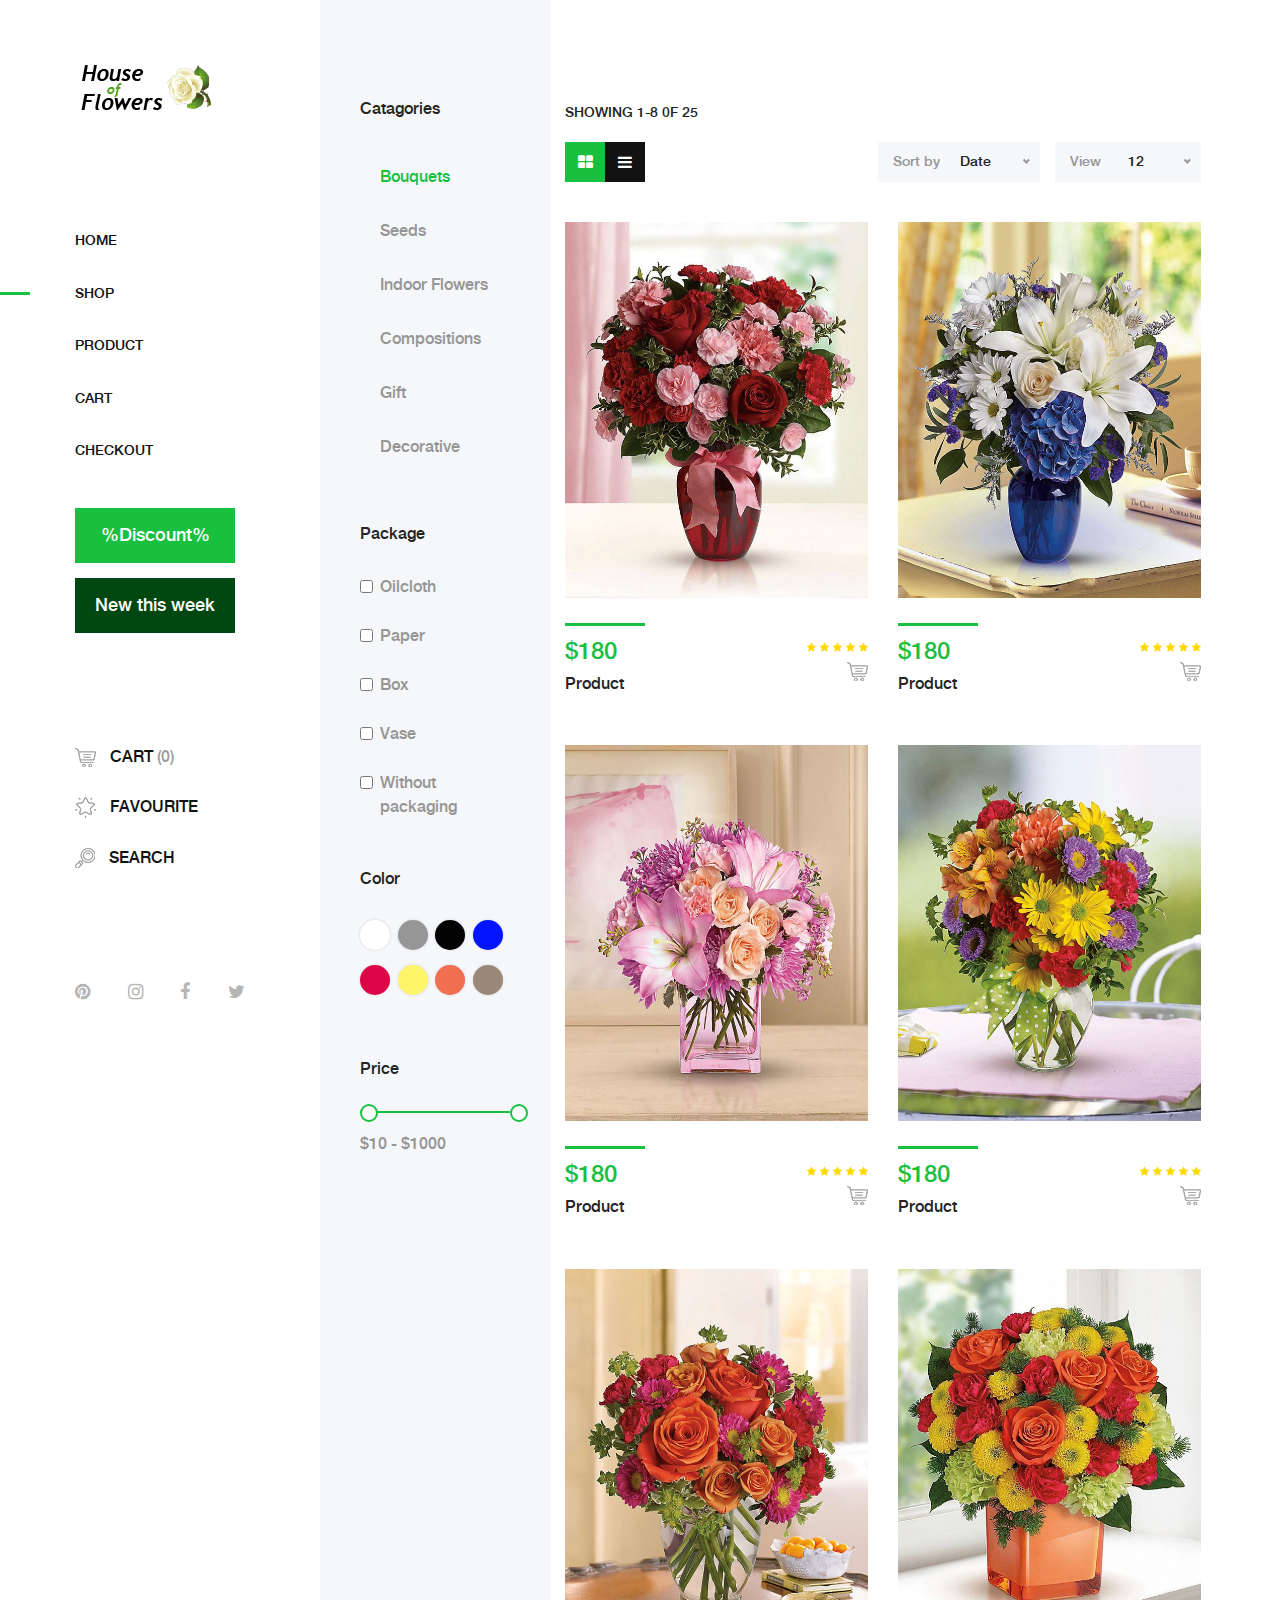
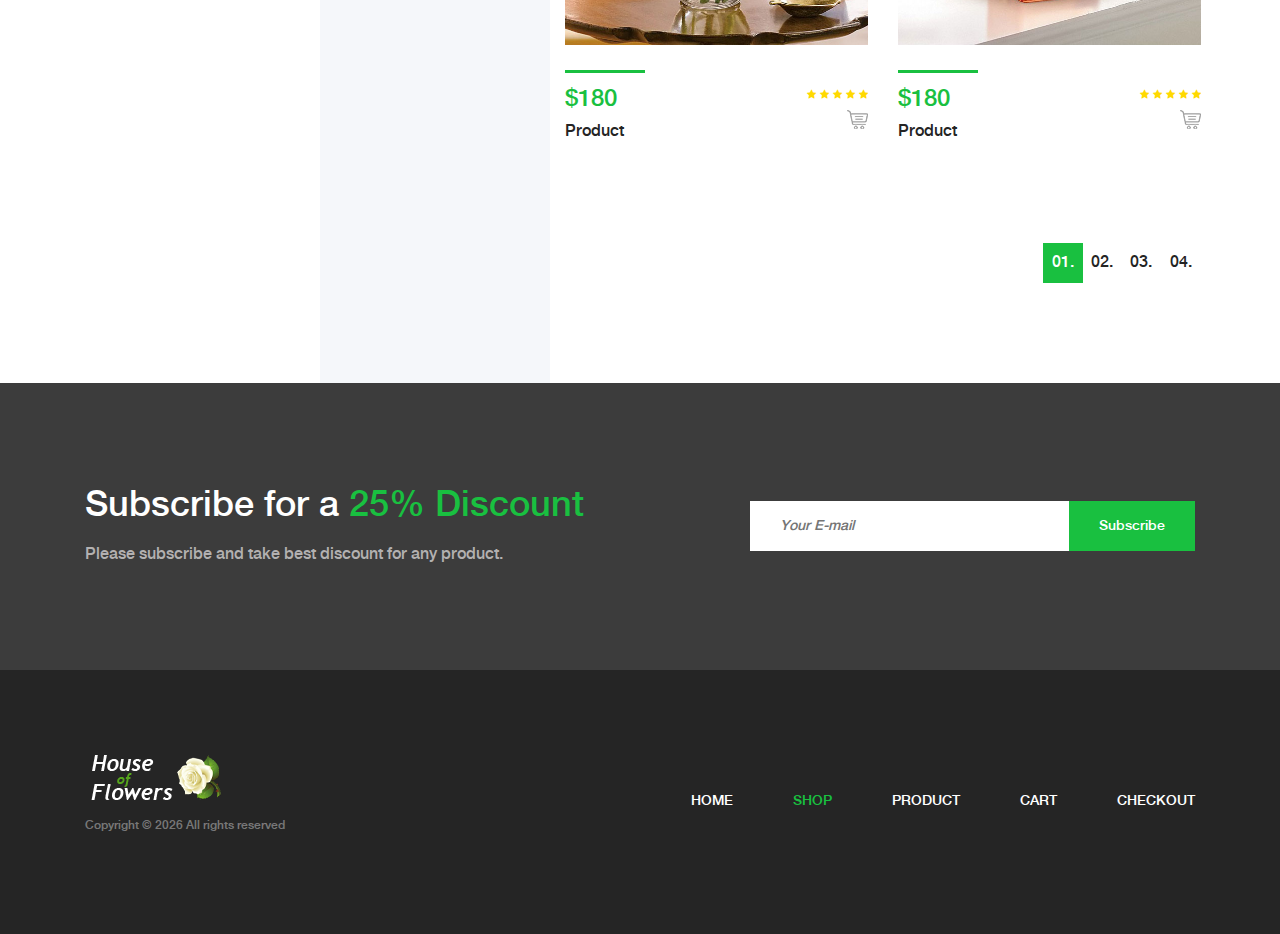
<file: shop.html>
<!DOCTYPE html>
<html lang="en">

<head>
    <meta charset="UTF-8">
    <meta name="description" content="">
    <meta http-equiv="X-UA-Compatible" content="IE=edge">
    <meta name="viewport" content="width=device-width, initial-scale=1, shrink-to-fit=no">
    <!-- The above 4 meta tags *must* come first in the head; any other head content must come *after* these tags -->

    <!-- Title  -->
    <title>Amado - Furniture Ecommerce Template | Shop</title>

    <!-- Favicon  -->
    <link rel="icon" href="https://codworker.github.io/favicon.png"/>

    <!-- Core Style CSS -->
    <link rel="stylesheet" href="css/core-style.css">
    <link rel="stylesheet" href="style.css">

</head>

<body id="shop">
    <!-- Search Wrapper Area Start -->
    <div class="search-wrapper section-padding-100">
        <div class="search-close">
            <i class="fa fa-close" aria-hidden="true"></i>
        </div>
        <div class="container">
            <div class="row">
                <div class="col-12">
                    <div class="search-content">
                        <form action="#" method="get">
                            <input type="search" name="search" id="search" placeholder="Type your keyword...">
                            <button type="submit"><img src="img/core-img/search.png" alt=""></button>
                        </form>
                    </div>
                </div>
            </div>
        </div>
    </div>
    <!-- Search Wrapper Area End -->

    <!-- ##### Main Content Wrapper Start ##### -->
    <div class="main-content-wrapper d-flex clearfix">

        <!-- Mobile Nav (max width 767px)-->
        <div class="mobile-nav">
            <!-- Navbar Brand -->
            <div class="amado-navbar-brand">
                <a href="index.html"><img src="img/core-img/logo.png" alt=""></a>
            </div>
            <!-- Navbar Toggler -->
            <div class="amado-navbar-toggler">
                <span></span><span></span><span></span>
            </div>
        </div>

        <!-- Header Area Start -->
        <header class="header-area clearfix">
            <!-- Close Icon -->
            <div class="nav-close">
                <i class="fa fa-close" aria-hidden="true"></i>
            </div>
            <!-- Logo -->
            <div class="logo">
                <a href="index.html"><img src="img/core-img/logo.png" alt=""></a>
            </div>
            <!-- Amado Nav -->
            <nav class="amado-nav">
                <ul>
                    <li><a href="index.html">Home</a></li>
                    <li class="active"><a href="shop.html">Shop</a></li>
                    <li><a href="product-details.html">Product</a></li>
                    <li><a href="cart.html">Cart</a></li>
                    <li><a href="checkout.html">Checkout</a></li>
                </ul>
            </nav>
            <!-- Button Group -->
            <div class="amado-btn-group mt-30 mb-100">
                <a href="#" class="btn amado-btn mb-15">%Discount%</a>
                <a href="#" class="btn amado-btn active">New this week</a>
            </div>
            <!-- Cart Menu -->
            <div class="cart-fav-search mb-100">
                <a href="cart.html" class="cart-nav"><img src="img/core-img/cart.png" alt=""> Cart <span>(0)</span></a>
                <a href="#" class="fav-nav"><img src="img/core-img/favorites.png" alt=""> Favourite</a>
                <a href="#" class="search-nav"><img src="img/core-img/search.png" alt=""> Search</a>
            </div>
            <!-- Social Button -->
            <div class="social-info d-flex justify-content-between">
                <a href="#"><i class="fa fa-pinterest" aria-hidden="true"></i></a>
                <a href="#"><i class="fa fa-instagram" aria-hidden="true"></i></a>
                <a href="#"><i class="fa fa-facebook" aria-hidden="true"></i></a>
                <a href="#"><i class="fa fa-twitter" aria-hidden="true"></i></a>
            </div>
        </header>
        <!-- Header Area End -->

        <div class="shop_sidebar_area">

            <!-- ##### Single Widget ##### -->
            <div class="widget catagory mb-50">
                <!-- Widget Title -->
                <h6 class="widget-title mb-30">Catagories</h6>

                <!--  Catagories  -->
                <div class="catagories-menu">
                    <ul>
                        <li class="active"><a href="#">Bouquets</a></li>
                        <li><a href="#">Seeds</a></li>
                        <li><a href="#">Indoor flowers</a></li>
                        <li><a href="#">Compositions</a></li>
                        <li><a href="#">Gift</a></li>
                        <li><a href="#">Decorative</a></li>
                    </ul>
                </div>
            </div>

            <!-- ##### Single Widget ##### -->
            <div class="widget brands mb-50">
                <!-- Widget Title -->
                <h6 class="widget-title mb-30">Package</h6>

                <div class="widget-desc">
                    <!-- Single Form Check -->
                    <div class="form-check">
                        <input class="form-check-input" type="checkbox" value="" id="amado">
                        <label class="form-check-label" for="amado">Oilcloth</label>
                    </div>
                    <!-- Single Form Check -->
                    <div class="form-check">
                        <input class="form-check-input" type="checkbox" value="" id="ikea">
                        <label class="form-check-label" for="ikea">Paper</label>
                    </div>
                    <!-- Single Form Check -->
                    <div class="form-check">
                        <input class="form-check-input" type="checkbox" value="" id="furniture">
                        <label class="form-check-label" for="furniture">Box</label>
                    </div>
                    <!-- Single Form Check -->
                    <div class="form-check">
                        <input class="form-check-input" type="checkbox" value="" id="furniture">
                        <label class="form-check-label" for="furniture">Vase</label>
                    </div>
                    <!-- Single Form Check -->
                    <div class="form-check">
                        <input class="form-check-input" type="checkbox" value="" id="factory">
                        <label class="form-check-label" for="factory">Without packaging</label>
                    </div>

                </div>
            </div>

            <!-- ##### Single Widget ##### -->
            <div class="widget color mb-50">
                <!-- Widget Title -->
                <h6 class="widget-title mb-30">Color</h6>

                <div class="widget-desc">
                    <ul class="d-flex">
                        <li><a href="#" class="color1"></a></li>
                        <li><a href="#" class="color2"></a></li>
                        <li><a href="#" class="color3"></a></li>
                        <li><a href="#" class="color4"></a></li>
                        <li><a href="#" class="color5"></a></li>
                        <li><a href="#" class="color6"></a></li>
                        <li><a href="#" class="color7"></a></li>
                        <li><a href="#" class="color8"></a></li>
                    </ul>
                </div>
            </div>

            <!-- ##### Single Widget ##### -->
            <div class="widget price mb-50">
                <!-- Widget Title -->
                <h6 class="widget-title mb-30">Price</h6>

                <div class="widget-desc">
                    <div class="slider-range">
                        <div data-min="10" data-max="1000" data-unit="$"
                            class="slider-range-price ui-slider ui-slider-horizontal ui-widget ui-widget-content ui-corner-all"
                            data-value-min="10" data-value-max="1000" data-label-result="">
                            <div class="ui-slider-range ui-widget-header ui-corner-all"></div>
                            <span class="ui-slider-handle ui-state-default ui-corner-all" tabindex="0"></span>
                            <span class="ui-slider-handle ui-state-default ui-corner-all" tabindex="0"></span>
                        </div>
                        <div class="range-price">$10 - $1000</div>
                    </div>
                </div>
            </div>
        </div>

        <div class="amado_product_area section-padding-100">
            <div class="container-fluid">

                <div class="row">
                    <div class="col-12">
                        <div class="product-topbar d-xl-flex align-items-end justify-content-between">
                            <!-- Total Products -->
                            <div class="total-products">
                                <p>Showing 1-8 0f 25</p>
                                <div class="view d-flex">
                                    <a href="#"><i class="fa fa-th-large" aria-hidden="true"></i></a>
                                    <a href="#"><i class="fa fa-bars" aria-hidden="true"></i></a>
                                </div>
                            </div>
                            <!-- Sorting -->
                            <div class="product-sorting d-flex">
                                <div class="sort-by-date d-flex align-items-center mr-15">
                                    <p>Sort by</p>
                                    <form action="#" method="get">
                                        <select name="select" id="sortBydate">
                                            <option value="value">Date</option>
                                            <option value="value">Newest</option>
                                            <option value="value">Popular</option>
                                        </select>
                                    </form>
                                </div>
                                <div class="view-product d-flex align-items-center">
                                    <p>View</p>
                                    <form action="#" method="get">
                                        <select name="select" id="viewProduct">
                                            <option value="value">12</option>
                                            <option value="value">24</option>
                                            <option value="value">48</option>
                                            <option value="value">96</option>
                                        </select>
                                    </form>
                                </div>
                            </div>
                        </div>
                    </div>
                </div>

                <div class="row products-wrap">

                    <!-- Single Product Area -->
                    <div class="col-12 col-sm-6 col-md-12 col-xl-6">
                        <div class="single-product-wrapper">
                            <!-- Product Image -->
                            <div class="product-img">
                                <img src="img/product-img/1/pro-big-1.jpg" alt="">
                                <!-- Hover Thumb -->
                                <img class="hover-img" src="img/product-img/1/pro-big-2.jpg" alt="">
                            </div>

                            <!-- Product Description -->
                            <div class="product-description d-flex align-items-center justify-content-between">
                                <!-- Product Meta Data -->
                                <div class="product-meta-data">
                                    <div class="line"></div>
                                    <p class="product-price">$180</p>
                                    <a href="product-details.html">
                                        <h6>Product</h6>
                                    </a>
                                </div>
                                <!-- Ratings & Cart -->
                                <div class="ratings-cart text-right">
                                    <div class="ratings">
                                        <i class="fa fa-star" aria-hidden="true"></i>
                                        <i class="fa fa-star" aria-hidden="true"></i>
                                        <i class="fa fa-star" aria-hidden="true"></i>
                                        <i class="fa fa-star" aria-hidden="true"></i>
                                        <i class="fa fa-star" aria-hidden="true"></i>
                                    </div>
                                    <div class="cart">
                                        <a href="cart.html" data-toggle="tooltip" data-placement="left"
                                            title="Add to Cart"><img src="img/core-img/cart.png" alt=""></a>
                                    </div>
                                </div>
                            </div>
                        </div>
                    </div>

                    <!-- Single Product Area -->
                    <div class="col-12 col-sm-6 col-md-12 col-xl-6">
                        <div class="single-product-wrapper">
                            <!-- Product Image -->
                            <div class="product-img">
                                <img src="img/product-img/2/pro-big-1.jpg" alt="">
                                <!-- Hover Thumb -->
                                <img class="hover-img" src="img/product-img/2/pro-big-2.jpg" alt="">
                            </div>

                            <!-- Product Description -->
                            <div class="product-description d-flex align-items-center justify-content-between">
                                <!-- Product Meta Data -->
                                <div class="product-meta-data">
                                    <div class="line"></div>
                                    <p class="product-price">$180</p>
                                    <a href="product-details.html">
                                        <h6>Product</h6>
                                    </a>
                                </div>
                                <!-- Ratings & Cart -->
                                <div class="ratings-cart text-right">
                                    <div class="ratings">
                                        <i class="fa fa-star" aria-hidden="true"></i>
                                        <i class="fa fa-star" aria-hidden="true"></i>
                                        <i class="fa fa-star" aria-hidden="true"></i>
                                        <i class="fa fa-star" aria-hidden="true"></i>
                                        <i class="fa fa-star" aria-hidden="true"></i>
                                    </div>
                                    <div class="cart">
                                        <a href="cart.html" data-toggle="tooltip" data-placement="left"
                                            title="Add to Cart"><img src="img/core-img/cart.png" alt=""></a>
                                    </div>
                                </div>
                            </div>
                        </div>
                    </div>

                    <!-- Single Product Area -->
                    <div class="col-12 col-sm-6 col-md-12 col-xl-6">
                        <div class="single-product-wrapper">
                            <!-- Product Image -->
                            <div class="product-img">
                                <img src="img/product-img/3/pro-big-1.jpg" alt="">
                                <!-- Hover Thumb -->
                                <img class="hover-img" src="img/product-img/3/pro-big-2.jpg" alt="">
                            </div>

                            <!-- Product Description -->
                            <div class="product-description d-flex align-items-center justify-content-between">
                                <!-- Product Meta Data -->
                                <div class="product-meta-data">
                                    <div class="line"></div>
                                    <p class="product-price">$180</p>
                                    <a href="product-details.html">
                                        <h6>Product</h6>
                                    </a>
                                </div>
                                <!-- Ratings & Cart -->
                                <div class="ratings-cart text-right">
                                    <div class="ratings">
                                        <i class="fa fa-star" aria-hidden="true"></i>
                                        <i class="fa fa-star" aria-hidden="true"></i>
                                        <i class="fa fa-star" aria-hidden="true"></i>
                                        <i class="fa fa-star" aria-hidden="true"></i>
                                        <i class="fa fa-star" aria-hidden="true"></i>
                                    </div>
                                    <div class="cart">
                                        <a href="cart.html" data-toggle="tooltip" data-placement="left"
                                            title="Add to Cart"><img src="img/core-img/cart.png" alt=""></a>
                                    </div>
                                </div>
                            </div>
                        </div>
                    </div>

                    <!-- Single Product Area -->
                    <div class="col-12 col-sm-6 col-md-12 col-xl-6">
                        <div class="single-product-wrapper">
                            <!-- Product Image -->
                            <div class="product-img">
                                <img src="img/product-img/4/pro-big-1.jpg" alt="">
                                <!-- Hover Thumb -->
                                <img class="hover-img" src="img/product-img/4/pro-big-2.jpg" alt="">
                            </div>

                            <!-- Product Description -->
                            <div class="product-description d-flex align-items-center justify-content-between">
                                <!-- Product Meta Data -->
                                <div class="product-meta-data">
                                    <div class="line"></div>
                                    <p class="product-price">$180</p>
                                    <a href="product-details.html">
                                        <h6>Product</h6>
                                    </a>
                                </div>
                                <!-- Ratings & Cart -->
                                <div class="ratings-cart text-right">
                                    <div class="ratings">
                                        <i class="fa fa-star" aria-hidden="true"></i>
                                        <i class="fa fa-star" aria-hidden="true"></i>
                                        <i class="fa fa-star" aria-hidden="true"></i>
                                        <i class="fa fa-star" aria-hidden="true"></i>
                                        <i class="fa fa-star" aria-hidden="true"></i>
                                    </div>
                                    <div class="cart">
                                        <a href="cart.html" data-toggle="tooltip" data-placement="left"
                                            title="Add to Cart"><img src="img/core-img/cart.png" alt=""></a>
                                    </div>
                                </div>
                            </div>
                        </div>
                    </div>

                    <!-- Single Product Area -->
                    <div class="col-12 col-sm-6 col-md-12 col-xl-6">
                        <div class="single-product-wrapper">
                            <!-- Product Image -->
                            <div class="product-img">
                                <img src="img/product-img/5/pro-big-1.jpg" alt="">
                                <!-- Hover Thumb -->
                                <img class="hover-img" src="img/product-img/5/pro-big-2.jpg" alt="">
                            </div>

                            <!-- Product Description -->
                            <div class="product-description d-flex align-items-center justify-content-between">
                                <!-- Product Meta Data -->
                                <div class="product-meta-data">
                                    <div class="line"></div>
                                    <p class="product-price">$180</p>
                                    <a href="product-details.html">
                                        <h6>Product</h6>
                                    </a>
                                </div>
                                <!-- Ratings & Cart -->
                                <div class="ratings-cart text-right">
                                    <div class="ratings">
                                        <i class="fa fa-star" aria-hidden="true"></i>
                                        <i class="fa fa-star" aria-hidden="true"></i>
                                        <i class="fa fa-star" aria-hidden="true"></i>
                                        <i class="fa fa-star" aria-hidden="true"></i>
                                        <i class="fa fa-star" aria-hidden="true"></i>
                                    </div>
                                    <div class="cart">
                                        <a href="cart.html" data-toggle="tooltip" data-placement="left"
                                            title="Add to Cart"><img src="img/core-img/cart.png" alt=""></a>
                                    </div>
                                </div>
                            </div>
                        </div>
                    </div>

                    <!-- Single Product Area -->
                    <div class="col-12 col-sm-6 col-md-12 col-xl-6">
                        <div class="single-product-wrapper">
                            <!-- Product Image -->
                            <div class="product-img">
                                <img src="img/product-img/6/pro-big-1.jpg" alt="">
                                <!-- Hover Thumb -->
                                <img class="hover-img" src="img/product-img/6/pro-big-2.jpg" alt="">
                            </div>

                            <!-- Product Description -->
                            <div class="product-description d-flex align-items-center justify-content-between">
                                <!-- Product Meta Data -->
                                <div class="product-meta-data">
                                    <div class="line"></div>
                                    <p class="product-price">$180</p>
                                    <a href="product-details.html">
                                        <h6>Product</h6>
                                    </a>
                                </div>
                                <!-- Ratings & Cart -->
                                <div class="ratings-cart text-right">
                                    <div class="ratings">
                                        <i class="fa fa-star" aria-hidden="true"></i>
                                        <i class="fa fa-star" aria-hidden="true"></i>
                                        <i class="fa fa-star" aria-hidden="true"></i>
                                        <i class="fa fa-star" aria-hidden="true"></i>
                                        <i class="fa fa-star" aria-hidden="true"></i>
                                    </div>
                                    <div class="cart">
                                        <a href="cart.html" data-toggle="tooltip" data-placement="left"
                                            title="Add to Cart"><img src="img/core-img/cart.png" alt=""></a>
                                    </div>
                                </div>
                            </div>
                        </div>
                    </div>
                </div>

                <div class="row">
                    <div class="col-12">
                        <!-- Pagination -->
                        <nav aria-label="navigation">
                            <ul class="pagination justify-content-end mt-50">
                                <li class="page-item active"><a class="page-link" href="#">01.</a></li>
                                <li class="page-item"><a class="page-link" href="#">02.</a></li>
                                <li class="page-item"><a class="page-link" href="#">03.</a></li>
                                <li class="page-item"><a class="page-link" href="#">04.</a></li>
                            </ul>
                        </nav>
                    </div>
                </div>
            </div>
        </div>
    </div>
    <!-- ##### Main Content Wrapper End ##### -->

    <!-- ##### Newsletter Area Start ##### -->
    <section class="newsletter-area section-padding-100-0">
        <div class="container">
            <div class="row align-items-center">
                <!-- Newsletter Text -->
                <div class="col-12 col-lg-6 col-xl-7">
                    <div class="newsletter-text mb-100">
                        <h2>Subscribe for a <span>25% Discount</span></h2>
                        <p>Please subscribe and take best discount for any product. </p>
                    </div>
                </div>
                <!-- Newsletter Form -->
                <div class="col-12 col-lg-6 col-xl-5">
                    <div class="newsletter-form mb-100">
                        <form action="#" method="post">
                            <input type="email" name="email" class="nl-email" placeholder="Your E-mail">
                            <input type="submit" value="Subscribe">
                        </form>
                    </div>
                </div>
            </div>
        </div>
    </section>
    <!-- ##### Newsletter Area End ##### -->

    <!-- ##### Footer Area Start ##### -->
    <footer class="footer_area clearfix">
        <div class="container">
            <div class="row align-items-center">
                <!-- Single Widget Area -->
                <div class="col-12 col-lg-4">
                    <div class="single_widget_area">
                        <!-- Logo -->
                        <div class="footer-logo mr-50">
                            <a href="index.html"><img src="img/core-img/logo2.png" alt=""></a>
                        </div>
                        <!-- Copywrite Text -->
                        <p class="copywrite">
                            <!-- Link back to Colorlib can't be removed. Template is licensed under CC BY 3.0. -->
                            Copyright &copy;
                            <script>document.write(new Date().getFullYear());</script> All rights reserved

                    </div>
                </div>
                <!-- Single Widget Area -->
                <div class="col-12 col-lg-8">
                    <div class="single_widget_area">
                        <!-- Footer Menu -->
                        <div class="footer_menu">
                            <nav class="navbar navbar-expand-lg justify-content-end">
                                <button class="navbar-toggler" type="button" data-toggle="collapse"
                                    data-target="#footerNavContent" aria-controls="footerNavContent"
                                    aria-expanded="false" aria-label="Toggle navigation"><i
                                        class="fa fa-bars"></i></button>
                                <div class="collapse navbar-collapse" id="footerNavContent">
                                    <ul class="navbar-nav ml-auto">
                                        <li class="nav-item">
                                            <a class="nav-link" href="index.html">Home</a>
                                        </li>
                                        <li class="nav-item active">
                                            <a class="nav-link" href="shop.html">Shop</a>
                                        </li>
                                        <li class="nav-item">
                                            <a class="nav-link" href="product-details.html">Product</a>
                                        </li>
                                        <li class="nav-item">
                                            <a class="nav-link" href="cart.html">Cart</a>
                                        </li>
                                        <li class="nav-item">
                                            <a class="nav-link" href="checkout.html">Checkout</a>
                                        </li>
                                    </ul>
                                </div>
                            </nav>
                        </div>
                    </div>
                </div>
            </div>
        </div>
    </footer>
    <!-- ##### Footer Area End ##### -->

    <!-- ##### jQuery (Necessary for All JavaScript Plugins) ##### -->
    <script src="js/jquery/jquery-2.2.4.min.js"></script>
    <!-- Popper js -->
    <script src="js/popper.min.js"></script>
    <!-- Bootstrap js -->
    <script src="js/bootstrap.min.js"></script>
    <!-- Plugins js -->
    <script src="js/plugins.js"></script>
    <!-- Active js -->
    <script src="js/active.js"></script>

</body>

</html>
</file>
<file: style.css>
/* ---------------------------------------
    ##### - PLACE YOUR CUSTOM CSS HERE - #####
    --------------------------------------- */
</file>
<file: css/core-style.css>
/* [Master Stylesheet v-1.0.0] */
/* :: :: 1.0 Import Fonts */
@import url(../css/bootstrap.min.css);
@import url(../css/owl.carousel.css);
@import url(../css/animate.css);
@import url(../css/magnific-popup.css);
@import url(../css/jquery-ui.min.css);
@import url(../css/nice-select.css);
@import url(../css/font-awesome.min.css);

@font-face {
  font-family: 'helveticaneuebold';
  src: url("../fonts/helvetica_neu_bold-webfont.woff2") format("woff2"), url("../fonts/helvetica_neu_bold-webfont.woff") format("woff");
  font-weight: normal;
  font-style: normal;
}

@font-face {
  font-family: 'helveticaneuemedium';
  src: url("../fonts/helveticaneue_medium-webfont.woff2") format("woff2"), url("../fonts/helveticaneue_medium-webfont.woff") format("woff");
  font-weight: normal;
  font-style: normal;
}

/* VARIABLES
----------------------*/
:root {
  /*  Default styles  */
  --color-ultra: #19c040;
  --color-ultra_dark: #004711;
  --color-gold: #ffd900;
}

/* :: 2.0 Import All CSS */
/* :: 3.0 Base CSS */
* {
  margin: 0;
  padding: 0;
}

body {
  font-family: "helveticaneuemedium";
  font-size: 16px;
}

h1,
h2,
h3,
h4,
h5,
h6 {
  color: #242424;
  line-height: 1.3;
  font-weight: 400;
}

p {
  color: #6d6d6d;
  font-size: 16px;
  line-height: 1.9;
  font-weight: 400;
}

a {
  -webkit-transition: all 500ms ease 0s;
  transition: all 500ms ease 0s;
  text-decoration: none;
  outline: 0 solid transparent;
  color: #131212;
  font-weight: 400;
  font-size: 12px;
}

a:hover,
a:focus {
  -webkit-transition: all 500ms ease 0s;
  transition: all 500ms ease 0s;
  text-decoration: none;
  outline: 0 solid transparent;
  color: #131212;
  font-weight: 400;
  font-size: 12px;
}

ul,
ol {
  margin: 0;
}

ul li,
ol li {
  list-style: none;
}

img {
  height: auto;
  max-width: 100%;
}

/* Bootstrap rewrites css */
.navbar-toggler {
  outline-width: 0px !important;
  border: none;
}



/* Spacing */
.mt-15 {
  margin-top: 15px !important;
}

.mt-30 {
  margin-top: 30px !important;
}

.mt-50 {
  margin-top: 50px !important;
}

.mt-70 {
  margin-top: 70px !important;
}

.mt-100 {
  margin-top: 100px !important;
}

.mb-15 {
  margin-bottom: 15px !important;
}

.mb-30 {
  margin-bottom: 30px !important;
}

.mb-50 {
  margin-bottom: 50px !important;
}

.mb-70 {
  margin-bottom: 70px !important;
}

.mb-100 {
  margin-bottom: 100px !important;
}

.ml-15 {
  margin-left: 15px !important;
}

.ml-30 {
  margin-left: 30px !important;
}

.ml-50 {
  margin-left: 50px !important;
}

.mr-15 {
  margin-right: 15px !important;
}

.mr-30 {
  margin-right: 30px !important;
}

.mr-50 {
  margin-right: 50px !important;
}

/* Height */
.height-400 {
  height: 400px !important;
}

.height-500 {
  height: 500px !important;
}

.height-600 {
  height: 600px !important;
}

.height-700 {
  height: 700px !important;
}

.height-800 {
  height: 800px !important;
}

/* Section Padding */
.section-padding-100 {
  padding-top: 100px;
  padding-bottom: 100px;
}

.section-padding-100-0 {
  padding-top: 100px;
  padding-bottom: 0;
}

.section-padding-0-100 {
  padding-top: 0;
  padding-bottom: 100px;
}

/* Section Heading */
.section-heading {
  margin-bottom: 50px;
  position: relative;
  z-index: 1;
}

.section-heading h2 {
  font-size: 30px;
  margin-bottom: 0;
  text-transform: capitalize;
  font-weight: 600;
}

.section-heading.text-left {
  text-align: left !important;
}

/* Miscellaneous */
.bg-img {
  background-position: center center;
  background-size: cover;
  background-repeat: no-repeat;
}

.bg-white {
  background-color: #ffffff !important;
}

.bg-dark {
  background-color: #000000 !important;
}

.bg-transparent {
  background-color: transparent !important;
}

.font-bold {
  font-weight: 700;
}

.font-light {
  font-weight: 300;
}

.bg-overlay,
.bg-overlay-white {
  position: relative;
  z-index: 2;
  background-position: center center;
  background-size: cover;
}

.bg-overlay:hover,
.bg-overlay-white:hover {
  position: absolute;
  z-index: -1;
  top: 0;
  left: 0;
  width: 100%;
  height: 100%;
  content: "";
}

.bg-overlay:hover {
  background-color: rgba(0, 0, 0, 0.5);
}

.bg-overlay-white:hover {
  background-color: rgba(255, 255, 255, 0.9);
}

.mfp-image-holder .mfp-close,
.mfp-iframe-holder .mfp-close {
  color: #FFF;
  right: 0;
  padding-right: 0;
  width: 30px;
  height: 30px;
  background-color: var(--color-ultra);
  line-height: 30px;
  text-align: center;
  position: absolute;
  top: 40px;
  right: -30px;
}

input[type=number]{
  -moz-appearance: textfield; /* Delete default arrows */
}

/* Delete default arrows */
input[type=number]::-webkit-outer-spin-button,
input[type=number]::-webkit-inner-spin-button {
  -webkit-appearance: none;
  margin: 0;
}

@media only screen and (max-width: 767px) {

  .mfp-image-holder .mfp-close,
  .mfp-iframe-holder .mfp-close {
    right: 0;
  }
}

.navbar-toggler {
  background-color: var(--color-ultra);
  border-radius: 0;
  margin-bottom: 15px;
}

.navbar-toggler i {
  font-size: 12px;
  color: #fff;
}

@media only screen and (min-width: 768px) and (max-width: 991px) {
  .navbar {
    display: block;
  }
}

@media only screen and (max-width: 767px) {
  .navbar {
    display: block;
  }
}

.mobile-nav {
  position: fixed;
  width: 100%;
  height: 70px;
  background-color: #fff;
  z-index: 3000;
  top: 0;
  left: 0;
  right: 0;
  padding: 0.5em 2em;
  -webkit-box-align: center;
  -ms-flex-align: center;
  -ms-grid-row-align: center;
  align-items: center;
  -webkit-box-pack: justify;
  -ms-flex-pack: justify;
  justify-content: space-between;
  box-shadow: 0 4px 15px 0 rgba(0, 0, 0, 0.15);
  display: none;
}

@media only screen and (max-width: 767px) {
  .mobile-nav {
    display: -webkit-box;
    display: -ms-flexbox;
    display: flex;
  }
}

.mobile-nav .amado-navbar-brand {
  -webkit-box-flex: 0;
  -ms-flex: 0 0 70px;
  flex: 0 0 70px;
  max-width: 70px;
}

.mobile-nav .amado-navbar-brand a {
  display: block;
  max-width: 70px;
}

.mobile-nav .amado-navbar-toggler {
  cursor: pointer;
}

.mobile-nav .amado-navbar-toggler span {
  width: 28px;
  height: 3px;
  background-color: var(--color-ultra);
  display: block;
  margin-bottom: 5px;
  border-radius: 2px;
}

.mobile-nav .amado-navbar-toggler span:last-child {
  margin-bottom: 0;
}

/* ScrollUp */
#scrollUp {
  background-color: var(--color-ultra);
  border-radius: 0;
  bottom: 60px;
  box-shadow: 0 2px 6px 0 rgba(0, 0, 0, 0.3);
  color: #ffffff;
  font-size: 24px;
  height: 40px;
  line-height: 40px;
  right: 60px;
  text-align: center;
  width: 40px;
  -webkit-transition-duration: 500ms;
  transition-duration: 500ms;
}

#scrollUp:hover {
  background-color: var(--color-ultra_dark);
}

@media only screen and (max-width: 767px) {
  #scrollUp {
    bottom: 30px;
    right: 30px;
  }
}

/* Essence Button */
.amado-btn {
  display: inline-block;
  min-width: 160px;
  height: 55px;
  color: #ffffff;
  border: none;
  border-radius: 0;
  padding: 0 7px;
  font-size: 18px;
  line-height: 56px;
  background-color: var(--color-ultra);
  font-weight: 400;
}

.amado-btn.active,
.amado-btn:hover,
.amado-btn:focus {
  font-size: 18px;
  color: #ffffff;
  background-color: var(--color-ultra_dark);
}

/* :: 4.0 Search Wrapper Area CSS */
.search-wrapper {
  position: fixed;
  z-index: 1;
  width: 100%;
  height: 260px;
  z-index: 5000;
  top: -350px;
  left: 0;
  background-color: #f5f7fa;
  -webkit-transition-duration: 500ms;
  transition-duration: 500ms;
}

.search-wrapper .search-content form {
  position: relative;
  z-index: 1;
  box-shadow: 0 0 5px rgba(0, 0, 0, 0.075);
}

.search-wrapper .search-content form input {
  width: 100%;
  height: 60px;
  border: none;
  padding-left: 50px;
  font-size: 14px;
  color: #6b6b6b;
}

.search-wrapper .search-content form button {
  position: absolute;
  top: 0;
  left: 0;
  border: none;
  width: 50px;
  height: 60px;
  z-index: 10;
  cursor: pointer;
  background-color: transparent;
  text-align: center;
}

.search-wrapper .search-close {
  -webkit-transition-duration: 500ms;
  transition-duration: 500ms;
  width: 40px;
  height: 40px;
  position: absolute;
  top: 0;
  right: 0;
  background-color: red;
  text-align: center;
  color: #fff;
  line-height: 40px;
  font-size: 12px;
  cursor: pointer;
  background-color: var(--color-ultra);
}

.search-wrapper .search-close:hover {
  background-color: #131212;
}

/* :: 5.0 Welcome Area CSS */
.main-content-wrapper {
  position: relative;
  z-index: 1;
  -webkit-transition-duration: 500ms;
  transition-duration: 500ms;
  -ms-flex-wrap: wrap;
  flex-wrap: wrap;
}

@media only screen and (max-width: 767px) {
  .main-content-wrapper {
    margin-top: 70px;
    z-index: 100;
  }
}

.main-content-wrapper .header-area {
  -webkit-transition-duration: 500ms;
  transition-duration: 500ms;
  position: relative;
  z-index: 1;
  -webkit-box-flex: 0;
  -ms-flex: 0 0 320px;
  flex: 0 0 320px;
  width: 320px;
  max-width: 320px;
  background-color: #fff;
  padding: 60px 75px;
}

@media only screen and (min-width: 768px) and (max-width: 991px) {
  .main-content-wrapper .header-area {
    -webkit-box-flex: 0;
    -ms-flex: 0 0 280px;
    flex: 0 0 280px;
    width: 280px;
    max-width: 280px;
    padding: 50px;
  }
}

@media only screen and (max-width: 767px) {
  .main-content-wrapper .header-area {
    -webkit-transition-duration: 500ms;
    transition-duration: 500ms;
    -webkit-box-flex: 0;
    -ms-flex: 0 0 320px;
    flex: 0 0 320px;
    width: 320px;
    max-width: 320px;
    position: fixed;
    z-index: 4000;
    top: 0;
    left: -350px;
    height: 100%;
    overflow-x: hidden;
    overflow-y: scroll;
    display: block;
  }
}

.main-content-wrapper .header-area.bp-xs-on {
  left: 0;
}

.main-content-wrapper .header-area .nav-close {
  -webkit-transition-duration: 500ms;
  transition-duration: 500ms;
  width: 40px;
  height: 40px;
  position: absolute;
  top: 0;
  right: 15px;
  background-color: red;
  text-align: center;
  color: #fff;
  line-height: 40px;
  font-size: 12px;
  cursor: pointer;
  background-color: var(--color-ultra);
  display: none;
}

@media only screen and (max-width: 767px) {
  .main-content-wrapper .header-area .nav-close {
    display: block;
  }
}

.main-content-wrapper .header-area .nav-close:hover {
  background-color: #131212;
}

.main-content-wrapper .header-area .logo {
  margin-bottom: 100px;
  display: block;
}

.main-content-wrapper .header-area .amado-nav li a {
  font-size: 14px;
  text-transform: uppercase;
  position: relative;
  z-index: 1;
  padding: 20px 0;
  display: block;
  line-height: 0.9;
  color: #131212;
  font-weight: normal;
}

.main-content-wrapper .header-area .amado-nav li a::after {
  -webkit-transition-duration: 500ms;
  transition-duration: 500ms;
  width: 30px;
  height: 3px;
  position: absolute;
  top: 50%;
  margin-top: -1.5px;
  left: -150px;
  background-color: var(--color-ultra);
  z-index: 10;
  content: '';
}

.main-content-wrapper .header-area .amado-nav li a:hover,
.main-content-wrapper .header-area .amado-nav li a:focus {
  color: var(--color-ultra);
}

.main-content-wrapper .header-area .amado-nav li:hover a::after,
.main-content-wrapper .header-area .amado-nav li:focus a::after {
  left: -75px;
}

@media only screen and (min-width: 768px) and (max-width: 991px) {

  .main-content-wrapper .header-area .amado-nav li:hover a::after,
  .main-content-wrapper .header-area .amado-nav li:focus a::after {
    left: -50px;
  }
}

.main-content-wrapper .header-area .amado-nav li.active a::after {
  left: -75px;
}

@media only screen and (min-width: 768px) and (max-width: 991px) {
  .main-content-wrapper .header-area .amado-nav li.active a::after {
    left: -50px;
  }
}

.main-content-wrapper .header-area .amado-btn-group .amado-btn {
  width: 160px;
  display: block;
}

.main-content-wrapper .header-area .cart-fav-search a {
  display: block;
  text-transform: uppercase;
  font-size: 16px;
  padding: 15px 0;
  color: #131212;
  line-height: 1;
}

.main-content-wrapper .header-area .cart-fav-search a .search-nav {
  padding-bottom: 0;
}

.main-content-wrapper .header-area .cart-fav-search a span {
  color: #9e9e9e;
}

.main-content-wrapper .header-area .cart-fav-search a img {
  margin-right: 10px;
}

.main-content-wrapper .header-area .cart-fav-search a:hover,
.main-content-wrapper .header-area .cart-fav-search a:focus {
  color: var(--color-ultra);
}

.main-content-wrapper .header-area .social-info a {
  color: #b5b5b5;
  display: inline-block;
}

.main-content-wrapper .header-area .social-info a i {
  font-size: 18px;
}

.main-content-wrapper .header-area .social-info a:hover,
.main-content-wrapper .header-area .social-info a:focus {
  color: var(--color-ultra);
}

@media only screen and (max-width: 767px) {
  .main-content-wrapper .header-area .social-info {
    margin-bottom: 75px;
  }
}

.main-content-wrapper .products-catagories-area {
  -webkit-box-flex: 0;
  -ms-flex: 0 0 calc(100% - 320px);
  flex: 0 0 calc(100% - 320px);
  width: calc(100% - 320px);
  max-width: calc(100% - 320px);
}

@media only screen and (min-width: 768px) and (max-width: 991px) {
  .main-content-wrapper .products-catagories-area {
    -webkit-box-flex: 0;
    -ms-flex: 0 0 calc(100% - 280px);
    flex: 0 0 calc(100% - 280px);
    width: calc(100% - 280px);
    max-width: calc(100% - 280px);
  }
}

@media only screen and (max-width: 767px) {
  .main-content-wrapper .products-catagories-area {
    -webkit-box-flex: 0;
    -ms-flex: 0 0 100%;
    flex: 0 0 100%;
    width: 100%;
    max-width: 100%;
  }
}

.main-content-wrapper .shop_sidebar_area {
  position: relative;
  z-index: 1;
  -webkit-box-flex: 0;
  -ms-flex: 0 0 230px;
  flex: 0 0 230px;
  width: 230px;
  max-width: 230px;
  background-color: #f5f7fa;
  padding: 100px 40px;
}

@media only screen and (min-width: 768px) and (max-width: 991px) {
  .main-content-wrapper .shop_sidebar_area {
    -webkit-box-flex: 0;
    -ms-flex: 0 0 180px;
    flex: 0 0 180px;
    width: 180px;
    max-width: 180px;
    padding: 100px 15px;
  }
}

@media only screen and (max-width: 767px) {
  .main-content-wrapper .shop_sidebar_area {
    -webkit-box-flex: 0;
    -ms-flex: 0 0 100%;
    flex: 0 0 100%;
    width: 100%;
    max-width: 100%;
    -webkit-box-ordinal-group: 3;
    -ms-flex-order: 2;
    order: 2;
  }
}

.main-content-wrapper .amado_product_area {
  position: relative;
  z-index: 1;
  -webkit-box-flex: 0;
  -ms-flex: 0 0 calc(95% - 550px);
  flex: 0 0 calc(95% - 550px);
  width: calc(95% - 550px);
  max-width: calc(95% - 550px);
}

@media only screen and (min-width: 992px) and (max-width: 1199px) {
  .main-content-wrapper .amado_product_area {
    -webkit-box-flex: 0;
    -ms-flex: 0 0 calc(100% - 550px);
    flex: 0 0 calc(100% - 550px);
    width: calc(100% - 550px);
    max-width: calc(100% - 550px);
  }
}

@media only screen and (min-width: 768px) and (max-width: 991px) {
  .main-content-wrapper .amado_product_area {
    -webkit-box-flex: 0;
    -ms-flex: 0 0 calc(100% - 460px);
    flex: 0 0 calc(100% - 460px);
    width: calc(100% - 460px);
    max-width: calc(100% - 460px);
  }
}

@media only screen and (max-width: 767px) {
  .main-content-wrapper .amado_product_area {
    -webkit-box-flex: 0;
    -ms-flex: 0 0 100%;
    flex: 0 0 100%;
    width: 100%;
    max-width: 100%;
    -webkit-box-ordinal-group: 2;
    -ms-flex-order: 1;
    order: 1;
    padding-top: 50px;
  }
}

.main-content-wrapper .cart-table-area {
  position: relative;
  z-index: 1;
  -webkit-box-flex: 0;
  -ms-flex: 0 0 calc(95% - 320px);
  flex: 0 0 calc(95% - 320px);
  width: calc(95% - 320px);
  max-width: calc(95% - 320px);
}

@media only screen and (min-width: 992px) and (max-width: 1199px) {
  .main-content-wrapper .cart-table-area {
    -webkit-box-flex: 0;
    -ms-flex: 0 0 calc(100% - 320px);
    flex: 0 0 calc(100% - 320px);
    width: calc(100% - 320px);
    max-width: calc(100% - 320px);
  }
}

@media only screen and (min-width: 768px) and (max-width: 991px) {
  .main-content-wrapper .cart-table-area {
    -webkit-box-flex: 0;
    -ms-flex: 0 0 calc(100% - 280px);
    flex: 0 0 calc(100% - 280px);
    width: calc(100% - 280px);
    max-width: calc(100% - 280px);
  }
}

@media only screen and (max-width: 767px) {
  .main-content-wrapper .cart-table-area {
    -webkit-box-flex: 0;
    -ms-flex: 0 0 100%;
    flex: 0 0 100%;
    width: 100%;
    max-width: 100%;
    padding-top: 0;
  }
}

.main-content-wrapper .cart-table-area .cart-title h2 {
  font-size: 30px;
  margin-bottom: 30px;
  color: #242424;
}

.main-content-wrapper .cart-table-area table thead {
  width: 100%;
  display: block;
}

.main-content-wrapper .cart-table-area table thead tr {
  display: -webkit-box;
  display: -ms-flexbox;
  display: flex;
  width: 100%;
  height: 40px;
  background-color: #f5f7fa;
}

.main-content-wrapper .cart-table-area table thead tr th {
  border-top: none;
  border-bottom: none;
  -webkit-box-flex: 0;
  -ms-flex: 0 0 25%;
  flex: 0 0 25%;
  width: 25%;
  max-width: 25%;
  font-size: 12px;
  color: #242424;
  text-transform: capitalize;
  font-weight: 400;
}

.main-content-wrapper .cart-table-area table tbody {
  width: 100%;
  display: block;
}

.main-content-wrapper .cart-table-area table tbody tr {
  display: -webkit-box;
  display: -ms-flexbox;
  display: flex;
  -webkit-box-align: center;
  -ms-flex-align: center;
  -ms-grid-row-align: center;
  align-items: center;
  width: 100%;
}

.main-content-wrapper .cart-table-area table tbody tr td {
  border: none;
  -webkit-box-flex: 0;
  -ms-flex: 0 0 25%;
  flex: 0 0 25%;
  width: 25%;
  max-width: 25%;
}

.main-content-wrapper .cart-table-area table tbody tr td h5 {
  font-size: 16px;
  color: #252525;
}

@media only screen and (min-width: 992px) and (max-width: 1199px) {
  .main-content-wrapper .cart-table-area table tbody tr td h5 {
    font-size: 14px;
  }
}

@media only screen and (min-width: 768px) and (max-width: 991px) {
  .main-content-wrapper .cart-table-area table tbody tr td h5 {
    font-size: 14px;
  }
}

@media only screen and (max-width: 767px) {
  .main-content-wrapper .cart-table-area table tbody tr td h5 {
    font-size: 12px;
  }
}

.main-content-wrapper .cart-table-area table tbody tr td .qty-btn p {
  margin-bottom: 0;
  line-height: 40px;
  height: 40px;
  padding: 0 15px;
  background-color: #f5f7fa;
  color: #242424;
  font-size: 14px;
}

@media only screen and (min-width: 768px) and (max-width: 991px) {
  .main-content-wrapper .cart-table-area table tbody tr td .qty-btn p {
    padding: 0 10px;
  }
}

.main-content-wrapper .cart-table-area table tbody tr td .qty-btn .quantity {
  position: relative;
  z-index: 1;
}

.main-content-wrapper .cart-table-area table tbody tr td .qty-btn .quantity input {
  text-align: center;
  background-color: #f5f7fa;
  height: 40px;
  width: 60px;
  border: none;
  -moz-appearance: textfield;
  -webkit-appearance: textfield;
  appearance: textfield;
  color: #242424;
  font-size: 14px;

}



@media only screen and (min-width: 768px) and (max-width: 991px) {
  .main-content-wrapper .cart-table-area table tbody tr td .qty-btn .quantity input {
    width: 45px;
  }
}

.main-content-wrapper .cart-table-area table tbody tr td .qty-btn .quantity .qty-plus {
  position: absolute;
  right: 0;
  top: 0;
  line-height: 40px;
  width: 20px;
  text-align: center;
  height: 40px;
  cursor: pointer;
  color: #242424;
  font-size: 10px;
}

.main-content-wrapper .cart-table-area table tbody tr td .qty-btn .quantity .qty-minus {
  position: absolute;
  top: 0;
  right: 40px;
  line-height: 40px;
  width: 20px;
  height: 40px;
  text-align: center;
  cursor: pointer;
  color: #242424;
  font-size: 10px;
}

@media only screen and (min-width: 768px) and (max-width: 991px) {
  .main-content-wrapper .cart-table-area table tbody tr td .qty-btn .quantity .qty-minus {
    right: 30px;
  }
}

.main-content-wrapper .cart-table-area .cart-summary {
  background-color: #f5f7fa;
  margin-top: 118px;
  position: relative;
  z-index: 1;
  padding: 30px 20px;
}

.main-content-wrapper .cart-table-area .cart-summary h5 {
  font-size: 18px;
  margin-bottom: 0;
}

.main-content-wrapper .cart-table-area .cart-summary .summary-table {
  margin-top: 30px;
}

.main-content-wrapper .cart-table-area .cart-summary .summary-table li {
  display: -webkit-box;
  display: -ms-flexbox;
  display: flex;
  -webkit-box-pack: justify;
  -ms-flex-pack: justify;
  justify-content: space-between;
  margin-bottom: 30px;
  text-transform: capitalize;
}

.main-content-wrapper .cart-table-area .cart-summary .summary-table li span {
  color: #6b6b6b;
  font-size: 14px;
}

.main-content-wrapper .cart-table-area .cart-summary .payment-method label {
  font-size: 14px;
  color: #6b6b6b;
  font-weight: 400;
  margin-bottom: 15px;
}

.main-content-wrapper .single-product-area {
  position: relative;
  z-index: 1;
  -webkit-box-flex: 0;
  -ms-flex: 0 0 calc(95% - 320px);
  flex: 0 0 calc(95% - 320px);
  width: calc(95% - 320px);
  max-width: calc(95% - 320px);
}

@media only screen and (min-width: 992px) and (max-width: 1199px) {
  .main-content-wrapper .single-product-area {
    -webkit-box-flex: 0;
    -ms-flex: 0 0 calc(100% - 320px);
    flex: 0 0 calc(100% - 320px);
    width: calc(100% - 320px);
    max-width: calc(100% - 320px);
  }
}

@media only screen and (min-width: 768px) and (max-width: 991px) {
  .main-content-wrapper .single-product-area {
    -webkit-box-flex: 0;
    -ms-flex: 0 0 calc(100% - 280px);
    flex: 0 0 calc(100% - 280px);
    width: calc(100% - 280px);
    max-width: calc(100% - 280px);
  }
}

@media only screen and (max-width: 767px) {
  .main-content-wrapper .single-product-area {
    -webkit-box-flex: 0;
    -ms-flex: 0 0 100%;
    flex: 0 0 100%;
    width: 100%;
    max-width: 100%;
    padding-top: 0;
  }
}

.main-content-wrapper .single-product-area .breadcrumb {
  background-color: transparent;
}

.main-content-wrapper .single-product-area .breadcrumb .breadcrumb-item {
  font-size: 14px;
  text-transform: uppercase;
}

.main-content-wrapper .single-product-area .breadcrumb .breadcrumb-item a {
  color: #242424;
  font-size: 14px;
  text-transform: uppercase;
}

.main-content-wrapper .single-product-area .breadcrumb .breadcrumb-item a:hover {
  color: var(--color-ultra);
}

.main-content-wrapper .single-product-area .breadcrumb .breadcrumb-item+.breadcrumb-item::before {
  content: ">";
}

.main-content-wrapper .single-product-area .single_product_thumb {
  position: relative;
  z-index: 1;
  margin-bottom: 170px;
}

.main-content-wrapper .single-product-area .single_product_thumb .carousel-indicators {
  margin: 0 7.5px;
  bottom: -165px;
}

@media only screen and (min-width: 992px) and (max-width: 1199px) {
  .main-content-wrapper .single-product-area .single_product_thumb .carousel-indicators {
    bottom: -105px;
  }
}

@media only screen and (min-width: 768px) and (max-width: 991px) {
  .main-content-wrapper .single-product-area .single_product_thumb .carousel-indicators {
    bottom: -105px;
  }
}

@media only screen and (max-width: 767px) {
  .main-content-wrapper .single-product-area .single_product_thumb .carousel-indicators {
    bottom: -95px;
  }
}

.main-content-wrapper .single-product-area .single_product_thumb .carousel-indicators li {
  -webkit-box-flex: 0;
  -ms-flex: 0 0 25%;
  flex: 0 0 25%;
  width: 25%;
  min-width: 25%;
  height: 140px;
  background-position: center center;
  background-size: cover;
  border: 2px solid #fff;
  cursor: pointer;
}

@media only screen and (min-width: 992px) and (max-width: 1199px) {
  .main-content-wrapper .single-product-area .single_product_thumb .carousel-indicators li {
    height: 80px;
  }
}

@media only screen and (min-width: 768px) and (max-width: 991px) {
  .main-content-wrapper .single-product-area .single_product_thumb .carousel-indicators li {
    height: 80px;
  }
}

@media only screen and (max-width: 767px) {
  .main-content-wrapper .single-product-area .single_product_thumb .carousel-indicators li {
    height: 70px;
  }
}

.main-content-wrapper .single-product-area .single_product_thumb .carousel-indicators li.active {
  border: 2px solid var(--color-ultra);
}

.main-content-wrapper .single-product-area .single_product_thumb .carousel-item a {
  cursor: zoom-in;
}

.main-content-wrapper .single-product-area .single_product_desc {
  position: relative;
  z-index: 1;
}

.main-content-wrapper .single-product-area .single_product_desc .product-meta-data .line {
  width: 80px;
  height: 3px;
  background-color: var(--color-ultra);
  margin-bottom: 15px;
  display: block;
}

.main-content-wrapper .single-product-area .single_product_desc .product-meta-data .product-price {
  font-size: 24px;
  font-weight: 400;
  color: var(--color-ultra);
  line-height: 1;
  margin-bottom: 10px;
}

.main-content-wrapper .single-product-area .single_product_desc .product-meta-data a {
  display: block;
}

.main-content-wrapper .single-product-area .single_product_desc .product-meta-data a h6 {
  font-size: 30px;
  margin-bottom: 5px;
}


@media only screen and (min-width: 992px) and (max-width: 1199px) {
  .main-content-wrapper .single-product-area .single_product_desc .product-meta-data a h6 {
    font-size: 20px;
  }
}

.main-content-wrapper .single-product-area .single_product_desc .product-meta-data .ratings-review .ratings i {
  font-size: 10px;
  color: var(--color-gold);
}

.main-content-wrapper .single-product-area .single_product_desc .product-meta-data .ratings-review .review a {
  display: inline-block;
  color: #6b6b6b;
  font-size: 14px;
}

.main-content-wrapper .single-product-area .single_product_desc .product-meta-data .avaibility {
  margin-bottom: 0;
  font-size: 12px;
  color: #6b6b6b;
  line-height: 1;
}

.main-content-wrapper .single-product-area .single_product_desc .product-meta-data .avaibility i {
  color: #20d34a;
  font-size: 12px;
}

.main-content-wrapper .single-product-area .single_product_desc .short_overview p {
  line-height: 2.1;
  color: #6b6b6b;
}

.main-content-wrapper .single-product-area .single_product_desc .cart p {
  margin-bottom: 0;
  line-height: 40px;
  height: 40px;
  padding: 0 15px;
  background-color: #f5f7fa;
}

.main-content-wrapper .single-product-area .single_product_desc .cart .quantity {
  position: relative;
  z-index: 1;
}

.main-content-wrapper .single-product-area .single_product_desc .cart .quantity input {
  text-align: center;
  background-color: #f5f7fa;
  height: 40px;
  width: 100px;
  border: none;
  -moz-appearance: textfield;
  -webkit-appearance: textfield;
  appearance: textfield;
  color: #959595;
}


.main-content-wrapper .single-product-area .single_product_desc .cart .quantity .qty-plus {
  position: absolute;
  right: 0;
  top: 0;
  line-height: 30px;
  width: 30px;
  text-align: center;
  height: 20px;
  cursor: pointer;
  color: #959595;
}

.main-content-wrapper .single-product-area .single_product_desc .cart .quantity .qty-minus {
  position: absolute;
  top: 21px;
  right: 0;
  line-height: 1;
  width: 30px;
  height: 25px;
  text-align: center;
  cursor: pointer;
  color: #959595;
}

.main-content-wrapper .single-product-area .single_product_desc .cart .amado-btn {
  width: 310px;
  height: 80px;
  line-height: 80px;
}

@media only screen and (min-width: 992px) and (max-width: 1199px) {
  .main-content-wrapper .single-product-area .single_product_desc .cart .amado-btn {
    width: 250px;
  }
}

@media only screen and (max-width: 767px) {
  .main-content-wrapper .single-product-area .single_product_desc .cart .amado-btn {
    width: 280px;
  }
}

.search-wrapper-on .search-wrapper {
  top: 0;
}

.search-wrapper-on .main-content-wrapper {
  margin-top: 260px;
}

.single-products-catagory {
  position: relative;
  z-index: 1;
  width: 33.33333%;
  top: 0;
}

.single-products-catagory img {
  object-fit: cover;
  width: 100%;
  height: 100%;
  vertical-align: middle;
}

@media only screen and (min-width: 992px) and (max-width: 1199px) {
  .single-products-catagory {
    width: 50%;
  }
}

@media only screen and (min-width: 768px) and (max-width: 991px) {
  .single-products-catagory {
    width: 100%;
  }
}

@media only screen and (max-width: 767px) {
  .single-products-catagory {
    width: 100%;
  }
}

@media only screen and (min-width: 576px) and (max-width: 767px) {
  .single-products-catagory {
    width: 50%;
  }
}

.single-products-catagory a {
  display: block;
  width: 100%;
  height: 100%;
  position: relative;
  z-index: 10;
}

.single-products-catagory a::after {
  -webkit-transition-duration: 250ms;
  transition-duration: 250ms;
  position: absolute;
  width: 100%;
  height: 100%;
  top: 0;
  left: 0;
  content: '';
  background-color: rgba(60, 60, 60, 0.7);
  z-index: 1;
  opacity: 0;
  visibility: visible;
}

.single-products-catagory a img {
  width: 100%;
}

.single-products-catagory .hover-content {
  position: absolute;
  top: 40px;
  left: 40px;
  z-index: 10;
  padding: 0 10px 10px 0;
}

.single-products-catagory .hover-content:before {
  content: '';
  position: absolute;
  left: 0;
  top: 0;
  width: 100%;
  height: 100%;
  background-color: rgba(255, 253, 253, 0.5);
  z-index: -1;
}

@media only screen and (max-width: 767px) {
  .single-products-catagory .hover-content {
    top: 30px;
    left: 30px;
  }
}

.single-products-catagory .hover-content .line {
  width: 80px;
  height: 3px;
  background-color: var(--color-ultra);
  display: block;
  margin-bottom: 15px;
}

.single-products-catagory .hover-content p {
  font-size: 16px;
  color: #6d6d6d;
  line-height: 1;
  margin-bottom: 5px;
  -webkit-transition-duration: 250ms;
  transition-duration: 250ms;
}

.single-products-catagory .hover-content h4 {
  margin-bottom: 0;
  -webkit-transition-duration: 250ms;
  transition-duration: 250ms;
}

.single-products-catagory:hover a::after,
.single-products-catagory:focus a::after {
  opacity: 1;
  visibility: visible;
}

.single-products-catagory:hover .hover-content:before {
  opacity: 0;
}


.single-products-catagory:hover .hover-content p,
.single-products-catagory:hover .hover-content h4,
.single-products-catagory:focus .hover-content p,
.single-products-catagory:focus .hover-content h4 {
  color: #fff;
}

/* :: 6.0 Newsletter Area CSS */
.newsletter-area {
  position: relative;
  z-index: 1;
  background-color: #3c3c3c;
}

.newsletter-area .newsletter-text {
  position: relative;
  z-index: 1;
}

.newsletter-area .newsletter-text h2 {
  font-size: 36px;
  margin-bottom: 10px;
  color: #fff;
}

@media only screen and (min-width: 992px) and (max-width: 1199px) {
  .newsletter-area .newsletter-text h2 {
    font-size: 30px;
  }
}

@media only screen and (max-width: 767px) {
  .newsletter-area .newsletter-text h2 {
    font-size: 30px;
  }
}

.newsletter-area .newsletter-text h2 span {
  color: var(--color-ultra);
}

.newsletter-area .newsletter-text p {
  color: #b3b1b1;
  margin-bottom: 0;
}

.newsletter-area .newsletter-form form {
  position: relative;
  z-index: 1;
}

.newsletter-area .newsletter-form form input[type="email"] {
  width: 100%;
  height: 50px;
  background-color: #fff;
  color: #afafaf;
  font-size: 14px;
  font-style: italic;
  border: none;
  padding: 0 30px;
}

.newsletter-area .newsletter-form form input[type="submit"] {
  -webkit-transition-duration: 500ms;
  transition-duration: 500ms;
  height: 50px;
  background-color: var(--color-ultra);
  color: #fff;
  font-size: 14px;
  padding: 0 30px;
  cursor: pointer;
  position: absolute;
  top: 0;
  right: 0;
  z-index: 10;
  border: none;
}

.newsletter-area .newsletter-form form input[type="submit"]:hover,
.newsletter-area .newsletter-form form input[type="submit"]:focus {
  background-color: var(--color-ultra);
  color: #fff;
}

/* :: 7.0 Popular Products Area CSS */
.single-product-wrapper {
  position: relative;
  z-index: 1;
  margin-bottom: 50px;
  overflow: hidden;
  background-color: #ffffff;
}

.single-product-wrapper .product-img {
  position: relative;
  z-index: 1;
  overflow: hidden;
}

.single-product-wrapper .product-img img {
  width: 100%;
  -webkit-transition-duration: 500ms;
  transition-duration: 500ms;
}

.single-product-wrapper .product-img .hover-img {
  -webkit-transition-duration: 500ms;
  transition-duration: 500ms;
  position: absolute;
  top: 0;
  left: 0;
  width: 100%;
  z-index: 10;
  opacity: 0;
  visibility: hidden;
}

.single-product-wrapper .product-description {
  position: relative;
  z-index: 1;
  margin-top: 25px;
}

.single-product-wrapper .product-description .product-meta-data .line {
  width: 80px;
  height: 3px;
  background-color: var(--color-ultra);
  margin-bottom: 15px;
  display: block;
}

.single-product-wrapper .product-description .product-meta-data .product-price {
  line-height: 1;
  color: var(--color-ultra);
  font-size: 24px;
  margin-bottom: 10px;
}

.single-product-wrapper .product-description .product-meta-data a {
  display: block;
}

.single-product-wrapper .product-description .product-meta-data a h6 {
  margin-bottom: 0;
  transition: all 0.3s ease;
}

.single-product-wrapper .product-description .product-meta-data a:hover h6 {
  color: var(--color-ultra);
}

.single-product-wrapper .product-description .ratings-cart .ratings i {
  font-size: 10px;
  color: var(--color-gold);
}

.ratings i.fa-star:hover {
  cursor: pointer;
}

.single-product-wrapper .product-description .ratings-cart .cart {
  display: block;
}

.single-product-wrapper:hover .product-img .hover-img {
  opacity: 1;
  visibility: visible;
}

.single-product-wrapper:hover .product-img .product-favourite a {
  opacity: 1;
  visibility: visible;
}

.pagination {
  position: relative;
  z-index: 1;
}

.pagination .page-item .page-link {
  width: 40px;
  height: 40px;
  border: none;
  font-size: 16px;
  font-weight: 400;
  line-height: 40px;
  padding: 0;
  text-align: center;
  color: #242424;
}

.pagination .page-item .page-link:hover,
.pagination .page-item .page-link:focus {
  color: #fff;
  box-shadow: none;
  background-color: var(--color-ultra);
}

.pagination .page-item.active .page-link {
  color: #fff;
  box-shadow: none;
  background-color: var(--color-ultra);
}

.pagination .page-item:first-child .page-link {
  margin-left: 0;
  border-top-left-radius: 0;
  border-bottom-left-radius: 0;
}

.pagination .page-item:last-child .page-link {
  margin-left: 0;
  border-top-right-radius: 0;
  border-bottom-right-radius: 0;
}

/* :: 8.0 Footer Area CSS */
.footer_area {
  position: relative;
  z-index: 1;
  background-color: #252525;
  padding: 80px 0;
}

.footer_area .single_widget_area .copywrite {
  font-size: 12px;
  color: rgba(255, 255, 255, 0.4);
  margin-top: 10px;
}

.footer_area .single_widget_area .copywrite a {
  font-size: 12px;
  color: rgba(255, 255, 255, 0.4);
}

.footer_area .single_widget_area .copywrite a:hover {
  color: #fff;
}

.footer_area .single_widget_area .footer_menu {
  position: relative;
  z-index: 1;
  margin-left: auto;
}

.footer_area .single_widget_area .footer_menu .navbar {
  padding: 0;
}

.footer_area .single_widget_area .footer_menu .navbar-nav .nav-item .nav-link {
  padding: 10px 30px;
  color: #fff;
  text-transform: uppercase;
  font-size: 14px;
}

@media only screen and (min-width: 768px) and (max-width: 991px) {
  .footer_area .single_widget_area .footer_menu .navbar-nav .nav-item .nav-link {
    padding: 10px 0;
  }
}

@media only screen and (max-width: 767px) {
  .footer_area .single_widget_area .footer_menu .navbar-nav .nav-item .nav-link {
    padding: 10px 0;
  }
}

.footer_area .single_widget_area .footer_menu .navbar-nav .nav-item .nav-link:hover,
.footer_area .single_widget_area .footer_menu .navbar-nav .nav-item .nav-link:focus {
  color: var(--color-ultra);
}

.footer_area .single_widget_area .footer_menu .navbar-nav .nav-item.active .nav-link {
  color: var(--color-ultra);
}

.footer_area .single_widget_area .footer_menu .navbar-nav .nav-item:last-child .nav-link {
  padding-right: 0;
}

/* :: 9.0 Product Sidebar Area CSS */
.widget {
  position: relative;
  z-index: 1;
}

.widget .widget-title {
  font-size: 16px;
  text-transform: capitalize;
  color: #242424;
}

.widget .catagories-menu li a {
  text-transform: capitalize;
  font-size: 16px;
  padding: 15px 0 15px 20px;
  display: block;
  font-weight: 400;
  color: #959595;
}

.widget .catagories-menu li a:hover,
.widget .catagories-menu li a:focus {
  color: var(--color-ultra);
}

.widget .catagories-menu li.active a {
  color: var(--color-ultra);
}

.widget.price .slider-range-price {
  background-color: #c7d2d8 !important;
  height: 2px;
  border: none;
}

.widget.price .ui-slider-handle {
  background-color: #fff;
  top: -7px;
  width: 18px;
  height: 18px;
  margin: 0;
  border: 2px solid var(--color-ultra);
  border-radius: 50%;
}

.widget.price .ui-slider-range.ui-corner-all.ui-widget-header {
  background-color: var(--color-ultra);
}

.widget.price .ui-slider-horizontal {
  height: 2px;
  background-color: var(--color-ultra);
}

.widget.price .range-price {
  font-size: 16px;
  font-weight: 400;
  margin-top: 20px;
  text-transform: uppercase;
  color: #959595;
}

.widget.color .widget-desc ul {
  -ms-flex-wrap: wrap;
  flex-wrap: wrap;
}

.widget.color .widget-desc ul li {
  -webkit-box-flex: 0;
  -ms-flex: 0 0 25%;
  flex: 0 0 25%;
  width: 25%;
  margin-bottom: 15px;
}

.widget.color .widget-desc ul li a {
  width: 30px;
  height: 30px;
  display: block;
  border-radius: 50%;
  background-color: #ffffff;
  position: relative;
  z-index: 1;
  box-shadow: 0 0 3px rgba(0, 0, 0, 0.15);
}

.widget.color .widget-desc ul li a.color1 {
  background-color: #ffffff;
}

.widget.color .widget-desc ul li a.color2 {
  background-color: #969696;
}

.widget.color .widget-desc ul li a.color3 {
  background-color: #030303;
}

.widget.color .widget-desc ul li a.color4 {
  background-color: #0315ff;
}

.widget.color .widget-desc ul li a.color5 {
  background-color: #dc0647;
}

.widget.color .widget-desc ul li a.color6 {
  background-color: #fff56a;
}

.widget.color .widget-desc ul li a.color7 {
  background-color: #f26e51;
}

.widget.color .widget-desc ul li a.color8 {
  background-color: #9a8777;
}

.widget.brands .form-check {
  margin-bottom: 25px;
}

.widget.brands .form-check label {
  -webkit-transition-duration: 500ms;
  transition-duration: 500ms;
  font-size: 16px;
  color: #959595;
  font-weight: 400;
  cursor: pointer;
}

.widget.brands .form-check label:hover {
  color: var(--color-ultra);
}

.widget.brands .form-check:last-child {
  margin-bottom: 0;
}

.product-topbar {
  position: relative;
  z-index: 100;
  margin-bottom: 40px;
}

@media only screen and (min-width: 992px) and (max-width: 1199px) {
  .product-topbar .total-products {
    margin-bottom: 30px;
  }
}

@media only screen and (min-width: 768px) and (max-width: 991px) {
  .product-topbar .total-products {
    margin-bottom: 30px;
  }
}

@media only screen and (max-width: 767px) {
  .product-topbar .total-products {
    margin-bottom: 30px;
  }
}

.product-topbar .total-products p {
  margin-bottom: 15px;
  font-size: 14px;
  color: #242424;
  text-transform: uppercase;
}

.product-topbar .total-products .view a {
  -webkit-box-flex: 0;
  -ms-flex: 0 0 40px;
  flex: 0 0 40px;
  width: 40px;
  height: 40px;
  background-color: #131212;
  color: #fff;
  font-size: 16px;
  text-align: center;
  line-height: 44px;
}

.product-topbar .total-products .view a:first-child {
  background-color: var(--color-ultra);
}

.product-topbar .product-sorting p {
  margin-bottom: 0;
  font-size: 14px;
  height: 40px;
  background-color: #f5f7fa;
  line-height: 40px;
  color: #959595;
  padding-left: 15px;
}

@media only screen and (min-width: 992px) and (max-width: 1199px) {
  .product-topbar .product-sorting p {
    font-size: 12px;
  }
}

@media only screen and (min-width: 768px) and (max-width: 991px) {
  .product-topbar .product-sorting p {
    font-size: 12px;
  }
}

@media only screen and (max-width: 767px) {
  .product-topbar .product-sorting p {
    font-size: 12px;
  }
}

.product-topbar .product-sorting form select {
  background-color: #f5f7fa;
  border: none;
  height: 40px;
  min-width: 80px;
}

@media only screen and (min-width: 768px) and (max-width: 991px) {
  .product-topbar .product-sorting form select {
    min-width: 60px;
  }
}

.product-topbar .product-sorting form select option {
  font-size: 12px;
  font-weight: 400;
  color: #242424;
  text-transform: uppercase;
  background-color: #f5f7fa;
}

.product-topbar .nice-select {
  border: none;
  font-size: 14px;
  font-weight: 400;
  height: 40px;
  padding-left: 0;
  line-height: 40px;
  margin: 0;
  background-color: #f5f7fa;
  border-radius: 0;
  text-align: center !important;
  min-width: 100px;
}

@media only screen and (min-width: 768px) and (max-width: 991px) {
  .product-topbar .nice-select {
    min-width: 60px;
    font-size: 12px;
  }
}

@media only screen and (max-width: 767px) {
  .product-topbar .nice-select {
    min-width: 60px;
    font-size: 12px;
  }
}

.product-topbar .nice-select .list {
  background-color: #f6f6f6;
  border-radius: 0;
  border: none;
}

.product-topbar .nice-select .list .option.selected {
  color: var(--color-ultra);
}

/* :: 10.0 Checkout Area CSS */
.checkout_details_area form .form-control {
  height: 60px;
  border: none;
  border-radius: 0;
  background-color: #f5f7fa;
  padding: 30px;
  color: #6b6b6b;
  font-size: 14px;
}

.checkout_details_area form textarea.form-control {
  height: 210px;
}

.checkout_details_area form .custom-control label {
  font-size: 14px;
  color: #6b6b6b;
}

.checkout_details_area form .nice-select {
  border-radius: 0;
  height: 60px;
  line-height: 60px;
  background-color: #f5f7fa;
  border: none;
  color: #6b6b6b;
  font-size: 14px;
}

.checkout_details_area form .nice-select .list {
  width: 100%;
  border-radius: 0;
  background-color: #f5f7fa;
}

/* ##### The End ##### */

/*# sourceMappingURL=core-style.css.map */
</file>
